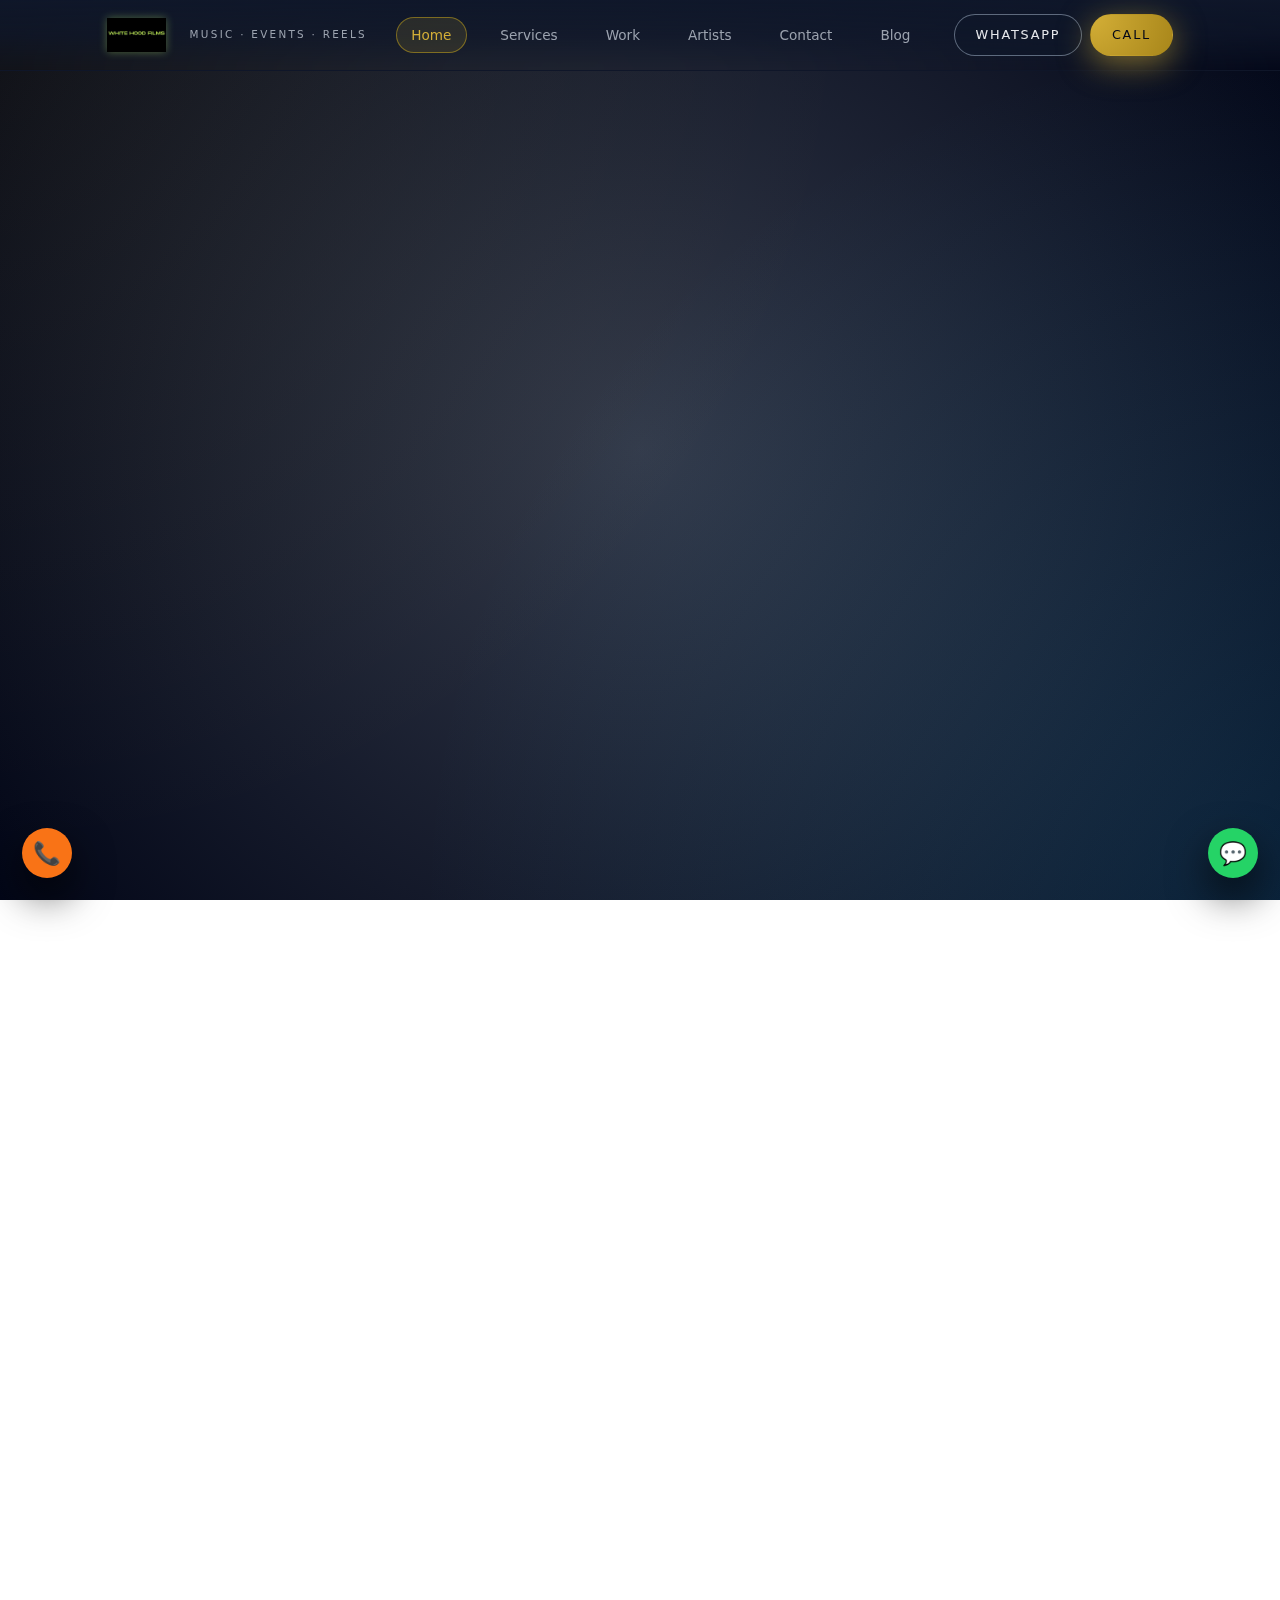
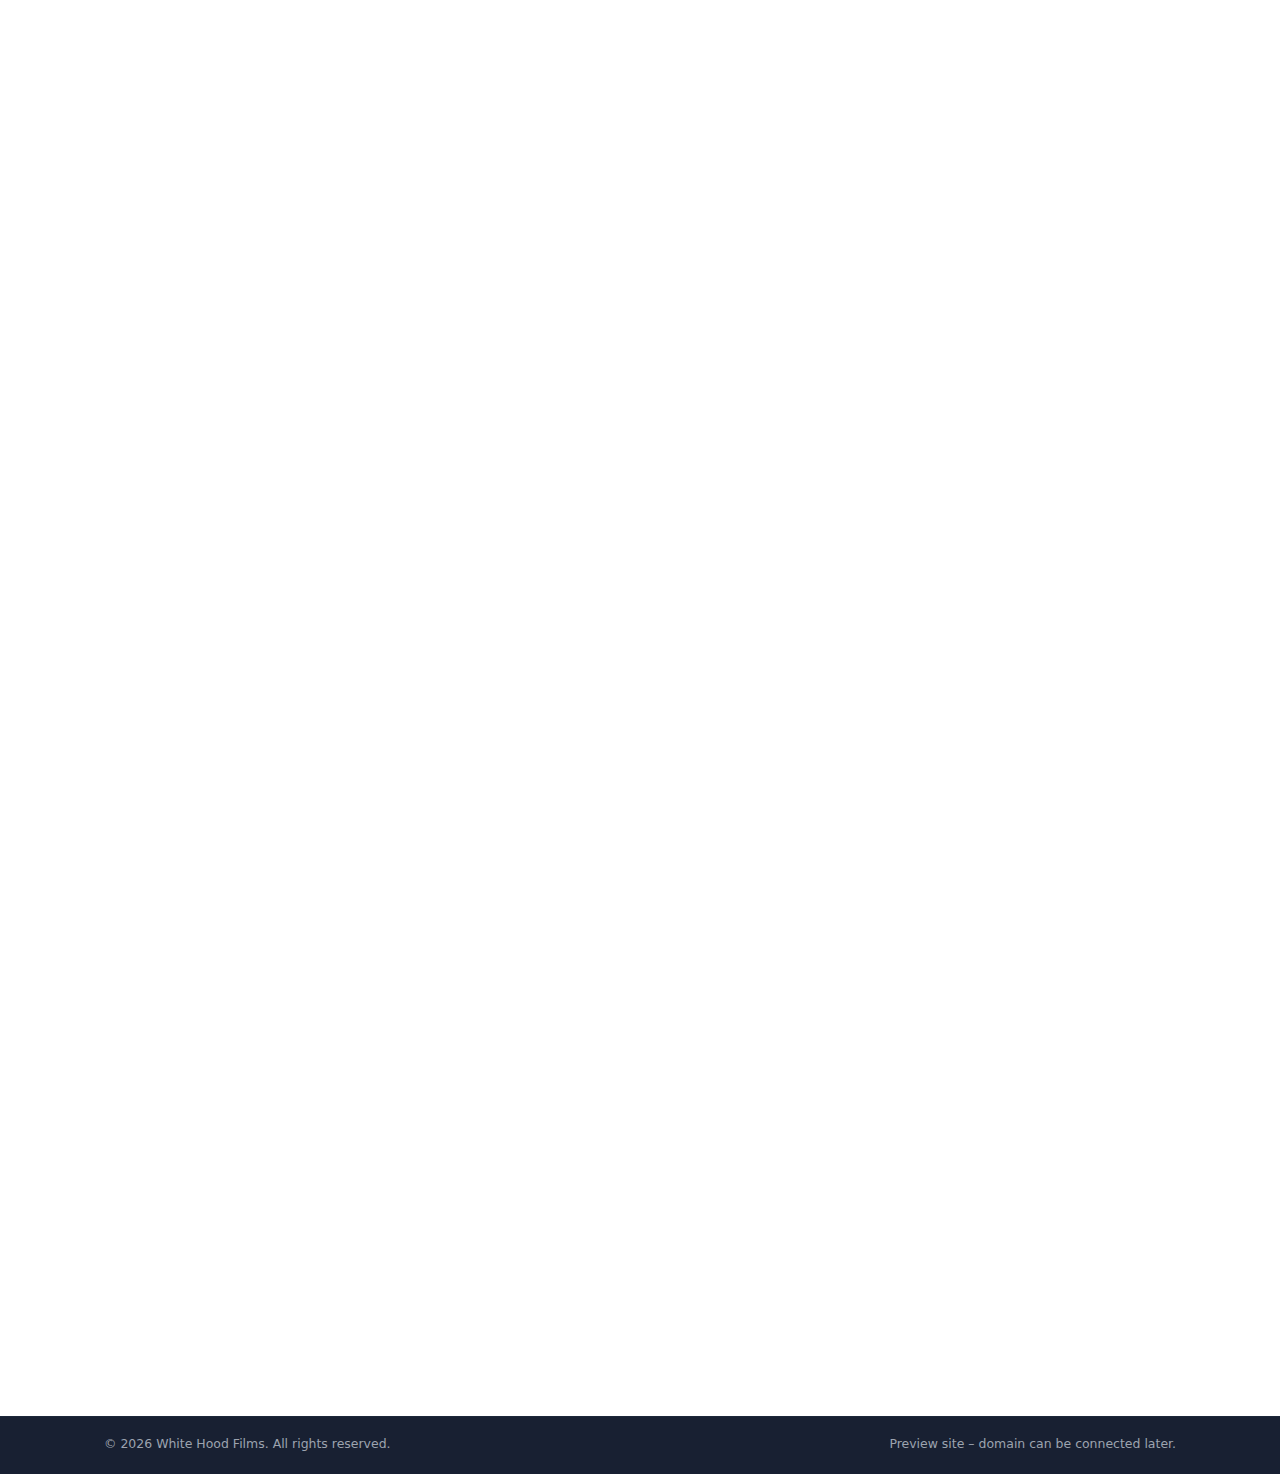
<file: index.html>
<!DOCTYPE html>
<html lang="en">
<head>
  <meta charset="UTF-8" />
  <title>White Hood Films | Music · Events · Reels</title>
  <meta name="viewport" content="width=device-width, initial-scale=1.0" />
  <meta
    name="description"
    content="White Hood Films – music video, live event and reels production run by @whitehoodfilms. Cinematic visuals built around your sound."
  />
  <link rel="stylesheet" href="style.css" />
</head>
<body>
  <!-- HEADER -->
  <header>
    <div class="container">
      <div class="nav">
        <!-- BRAND LOGO -->
        <div class="logo">
          <img
            src="logo-whf.jpg"
            alt="White Hood Films logo"
            class="brand-logo"
          />
          <div>
            <div class="logo-sub">MUSIC · EVENTS · REELS</div>
          </div>
        </div>

        <!-- ✅ FIXED NAV WITH BLOG LINK -->
        <nav class="nav-links">
          <a href="index.html" class="active">Home</a>
          <a href="services.html">Services</a>
          <a href="work.html">Work</a>
          <a href="artists.html">Artists</a>
          <a href="contact.html">Contact</a>
          <a href="blog.html">Blog</a>
        </nav>

        <div class="nav-actions">
          <a
            class="btn btn-outline"
            href="https://wa.me/919953168252?text=Hi%20I%20want%20to%20book%20a%20music%20shoot"
            target="_blank"
          >WhatsApp</a>
          <a class="btn btn-primary" href="tel:+919953168252">Call</a>
        </div>
      </div>
    </div>
  </header>

  <!-- HERO -->
  <main>
    <section class="hero-section">
      <div class="container hero-grid">
        <!-- LEFT -->
        <div>
          <div class="hero-kicker">Music videos · Live events · Reels</div>
          <h1 class="hero-title">
            <span>White Hood Films</span><br />
            Production for sound & vision.
          </h1>
          <p class="hero-text">
            I run <strong>White Hood Films</strong>, a music-focused production house.
            I shoot <strong>music videos, live shows, studio sessions and reels</strong>.
            <a href="https://www.mapmyrun.com/routes/view/6656172585/" target="_blank">
               Most projects 
          </a>
            are handled solo – camera + edit + colour – and when the set
            is bigger I pull in a small, tight crew I trust.
          </p>

          <div class="hero-tags">
            <span class="tag">Music video direction</span>
            <span class="tag">Stage / gig coverage</span>
            <span class="tag">Reels & short form</span>
            <span class="tag">Edit · colour · sound</span>
          </div>

          <div class="hero-actions">
            <a class="btn btn-primary" href="services.html">See full services</a>
            <a
              class="btn btn-outline"
              href="https://www.instagram.com/whitehoodfilms"
              target="_blank"
            >
              Instagram @whitehoodfilms
            </a>
          </div>

          <div class="hero-meta-row">
            <div>
              <strong>Direct line</strong>
              +91 99531 68252
            </div>
            <div>
              <strong>Base</strong>
              India · travel possible
            </div>
            <div>
              <strong>Clients</strong>
              Artists · bands · event curators
            </div>
          </div>
        </div>

        <!-- RIGHT PREVIEW (YOUR 3 PHOTOS) -->
        <aside class="hero-panel">
          <div class="hero-panel-header">
            <span>Instagram preview @whitehoodfilms</span>
            <span>LIVE REELS</span>
          </div>
          <div class="hero-panel-grid">
            <div class="hero-main-thumb">
              <!-- main big frame – black t-shirt artist -->
              <img
                src="hero-main.jpg"
                alt="Artist performance frame"
              />
            </div>
            <div style="display:grid;gap:0.55rem;">
              <div class="hero-side-thumb">
                <!-- side frame – golden light stage shot -->
                <img
                  src="hero-live.jpg"
                  alt="Live music event frame"
                />
              </div>
              <div class="hero-side-thumb">
                <!-- side frame – female singer -->
                <img
                  src="hero-singer.jpg"
                  alt="Singer performance frame"
                />
              </div>
            </div>
          </div>
          <p class="hero-panel-note">
            Frames pulled from real shows & sessions. Each project is shot so you get
            both hero videos and enough content for reels & promos.
          </p>
        </aside>
      </div>
    </section>

    <!-- QUICK OVERVIEW -->
    <section>
      <div class="container">
        <div class="section-header">
          <div class="section-eyebrow">Overview</div>
          <h2 class="section-title">What I actually deliver</h2>
          <p class="section-sub">
            Not a “cinematographer for everything”. I’m focused on music and events
            around music – which means all the energy of the project goes into
            performance, crowd and vibe.
          </p>
        </div>

        <div class="grid-3">
          <div class="card">
            <h3 style="font-size:0.95rem;margin-bottom:0.4rem;">Music videos</h3>
            <p>
              Single-location performance videos, story-driven pieces, rooftop or studio
              sessions – shot in a way that’s easy to edit and re-cut into reels,
              teasers and lyric snippets later.
            </p>
          </div>
          <div class="card">
            <h3 style="font-size:0.95rem;margin-bottom:0.4rem;">Live shows & events</h3>
            <p>
              Club gigs, college shows, festivals, listening sessions – full coverage
              from sound-check to last song. Deliverables usually include a highlight
              film plus multiple short cuts for socials.
            </p>
          </div>
          <div class="card">
            <h3 style="font-size:0.95rem;margin-bottom:0.4rem;">Reel-ready edits</h3>
            <p>
              Vertical edits stitched to the beat, hook-focused intros, and transitions
              that make people watch till the end instead of dropping off in 2 seconds.
            </p>
          </div>
        </div>
      </div>
    </section>

    <!-- WHY ME -->
    <section>
      <div class="container">
        <div class="section-header">
          <div class="section-eyebrow">Why white hood films</div>
          <h2 class="section-title">One person, full stack</h2>
          <p class="section-sub">
            Most of the time I’m the one who talks to you, plans the shoot, holds the
            camera and edits the final cut. That’s why the visuals and the sound stay
            aligned from day one.
          </p>
        </div>

        <div class="grid-3">
          <div class="card">
            <h3 style="font-size:0.95rem;margin-bottom:0.4rem;">Music-driven eye</h3>
            <p>
              I cut on rhythm and feel. Instead of random “cinematic” slow-mos, I’m
              watching your timing, mic technique, crowd reactions and light changes –
              the real things that make an artist look powerful on screen.
            </p>
          </div>
          <div class="card">
            <h3 style="font-size:0.95rem;margin-bottom:0.4rem;">Lean, not cheap</h3>
            <p>
              No useless extra people on set, 
              <a href="https://www.mapmyrun.com/routes/view/6656172585/" target="_blank">
               no confusion about 
             </a>  
              who’s in charge. You
              pay for the brain and the eye behind the camera, not for 10 people
              standing around holding nothing.
            </p>
          </div>
          <div class="card">
            <h3 style="font-size:0.95rem;margin-bottom:0.4rem;">Content for months</h3>
            <p>
              Every shoot is planned so you walk away with multiple final pieces:
              hero video, reels, teasers, behind-the-scenes bits – enough material to
              post for weeks, not just one upload.
            </p>
          </div>
        </div>
      </div>
    </section>

    <!-- PROCESS -->
    <section>
      <div class="container">
        <div class="section-header">
          <div class="section-eyebrow">How we work together</div>
          <h2 class="section-title">Simple 4-step process</h2>
          <p class="section-sub">
            No 20-page PDF. Just clear steps so we know what’s happening and when.
          </p>
        </div>

        <div class="grid-3">
          <div class="card">
            <h3 style="font-size:0.95rem;margin-bottom:0.4rem;">01 · Quick call</h3>
            <p>
              10–15 minutes on WhatsApp or phone. You tell me what the project is
              (song / show / content plan), references you like, dates and budget
              range. I tell you what’s realistic.
            </p>
          </div>
          <div class="card">
            <h3 style="font-size:0.95rem;margin-bottom:0.4rem;">02 · Plan & mood</h3>
            <p>
              We lock locations, look & feel, shot ideas and deliverables. For music
              videos we’ll build a simple mood board.
               <a href="https://jh0994911-netizen.github.io/whhitehoodfilms/work.html" target="_blank">
              For shows we plan camera
              <a/>
              positions and key moments.
            </p>
          </div>
          <div class="card">
            <h3 style="font-size:0.95rem;margin-bottom:0.4rem;">03 · Shoot day</h3>
            <p>
              I run a focused set – minimal distractions, clear direction, and enough
              coverage so we’re not crying in the edit. For bigger setups I bring in
              1–3 trusted people for camera / light.
            </p>
          </div>
        </div>

        <div class="card" style="margin-top:1.5rem;">
          <h3 style="font-size:0.95rem;margin-bottom:0.4rem;">04 · Edit, review & delivery</h3>
          <p style="font-size:0.87rem;">
            First cut lands with you fast. We do a round or two of feedback. Once it’s
            locked, I export all final versions – main video + reels + story cutdowns
            if we planned those – and share upload-ready files.
          </p>
        </div>
      </div>
    </section>
        <!-- PDF / EXTERNAL RESOURCES SECTION -->
    <section id="resources">
      <div class="container">
        <div class="section-header">
          <div class="section-eyebrow">Resources · External</div>
          <h2 class="section-title">Project PDFs & routes</h2>
          <p class="section-sub">
            Some projects and documents are hosted externally. You can open them from here.
          </p>
        </div>

        <div class="grid-3">
          <div class="card">
            <h3 style="font-size:0.95rem;margin-bottom:0.4rem;">Route & PDF document</h3>
            <p tyle="font-size:0.86rem;margin-bottom:0.8rem;">
              This external link opens a MapMyRun route page where the related PDF is available.
            </p>
            <a
              href="https://www.mapmyrun.com/routes/view/6656172585/"
              target="_blank"
              style="display:inline-flex;align-items:center;gap:0.4rem;font-size:0.8rem;color:#d4af37;text-decoration:underline;text-underline-offset:3px;"
            >
              Open external PDF page ↗
            </a>
          </div>
        </div>
      </div>
    </section>
  </main>

  <!-- FLOATING BUTTONS -->
  <!-- WhatsApp bottom-right (messages only) -->
  <div class="floating-whatsapp">
    <a
      href="https://wa.me/919953168252?text=Hi%20I%20came%20from%20your%20website%20and%20want%20to%20discuss%20a%20project"
      target="_blank"
      aria-label="Message on WhatsApp"
    >💬</a>
  </div>

  <!-- Call bottom-left -->
  <div class="floating-call">
    <a href="tel:+919953168252" aria-label="Call White Hood Films">📞</a>
  </div>

  <footer>
    <div class="container footer-row">
      <div>© <span id="year"></span> White Hood Films. All rights reserved.</div>
      <div>Preview site – domain can be connected later.</div>
    </div>
  </footer>

  <script>
    document.getElementById('year').textContent = new Date().getFullYear();
  </script>
  <script src="reveal.js"></script>
</body>
</html>
</file>
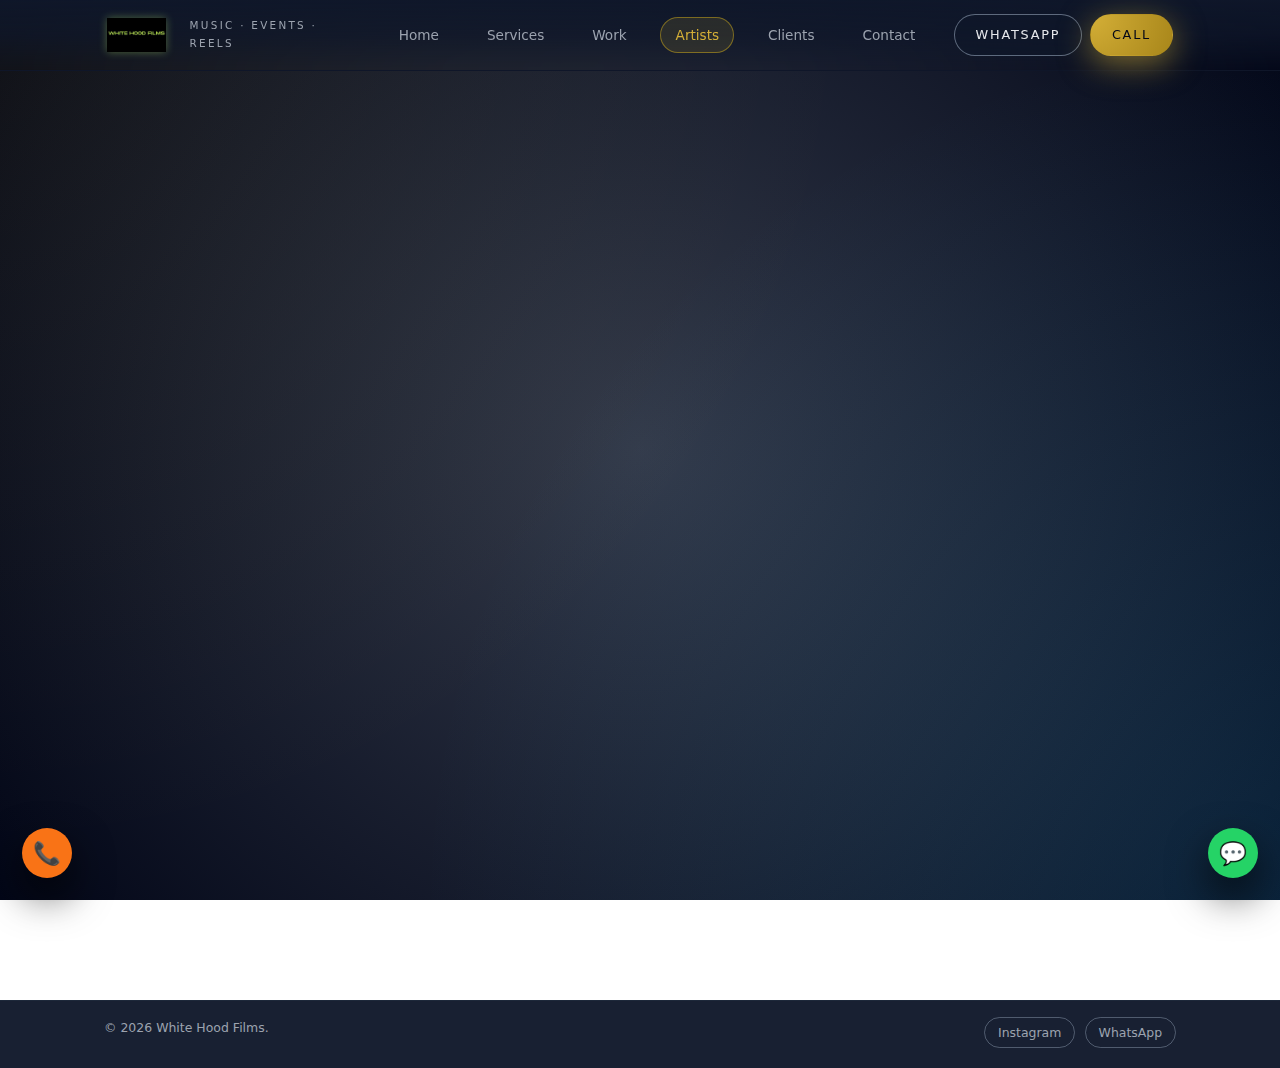
<file: artists.html>
<!DOCTYPE html>
<html lang="en">
<head>
  <meta charset="UTF-8" />
  <title>Artists & Reviews | White Hood Films</title>
  <meta name="viewport" content="width=device-width, initial-scale=1.0" />
  <link rel="stylesheet" href="style.css" />
</head>
<body>
  <header>
    <div class="container">
      <div class="nav">
        <div class="logo">
          <img src="logo-whf.jpg" alt="White Hood Films logo" class="brand-logo" />
          <div>
            <div class="logo-sub">MUSIC · EVENTS · REELS</div>
          </div>
        </div>

        <nav class="nav-links">
          <a href="index.html">Home</a>
          <a href="services.html">Services</a>
          <a href="work.html">Work</a>
          <a href="artists.html" class="active">Artists</a>
          <a href="clients.html">Clients</a>
          <a href="contact.html">Contact</a>
        </nav>

        <div class="nav-actions">
          <a
            class="btn btn-outline"
            href="https://wa.me/919953168252?text=Hi%20I%20want%20to%20shoot%20something%20for%20my%20music"
            target="_blank"
          >WhatsApp</a>
          <a class="btn btn-primary" href="tel:+919953168252">Call</a>
        </div>
      </div>
    </div>
  </header>

  <main>
    <section>
      <div class="container">
        <div class="section-header">
          <div class="section-eyebrow">Artists & bands</div>
          <h1 class="section-title">People I’ve pointed the camera at</h1>
          <p class="section-sub">
            A selection of singers, musicians and bands I’ve worked with. Every project
            is shot to feel like their sound – not a random template.
          </p>
        </div>

        <!-- AUTO-SCROLL STRIP -->
        <div class="artist-strip">
          <div class="artist-track">
            <!-- one loop -->
            <div class="artist-card">
              <div class="artist-avatar">
                <img src="hero-main.jpg" alt="Suryaveer" />
              </div>
              <div>
                <div class="artist-name">Suryaveer</div>
                <div class="artist-role">Revisited classics · live & video</div>
              </div>
            </div>

            <div class="artist-card">
              <div class="artist-avatar">
                <img src="hero-singer.jpg" alt="Falita" />
              </div>
              <div>
                <div class="artist-name">Falita</div>
                <div class="artist-role">Stage vocalist · live shows</div>
              </div>
            </div>

            <div class="artist-card">
              <div class="artist-avatar">
                <img src="hero-live.jpg" alt="We Are Fiza" />
              </div>
              <div>
                <div class="artist-name">We Are Fiza</div>
                <div class="artist-role">Band session · events</div>
              </div>
            </div>

            <div class="artist-card">
              <div class="artist-avatar">
                <img src="aise-na-mujhe.jpg" alt="Sairaah" />
              </div>
              <div>
                <div class="artist-name">Sairaah</div>
                <div class="artist-role">Featured artist · music video</div>
              </div>
            </div>

            <div class="artist-card">
              <div class="artist-avatar">
                <img src="pyaar-deewana.jpg" alt="Vishal Dixit" />
              </div>
              <div>
                <div class="artist-name">Vishal Dixit</div>
                <div class="artist-role">Featured vocals · revisited tracks</div>
              </div>
            </div>

            <!-- repeat same set for smooth infinite scroll -->
            <div class="artist-card">
              <div class="artist-avatar">
                <img src="hero-main.jpg" alt="Suryaveer" />
              </div>
              <div>
                <div class="artist-name">Suryaveer</div>
                <div class="artist-role">Revisited classics · live & video</div>
              </div>
            </div>

            <div class="artist-card">
              <div class="artist-avatar">
                <img src="hero-singer.jpg" alt="Falita" />
              </div>
              <div>
                <div class="artist-name">Falita</div>
                <div class="artist-role">Stage vocalist · live shows</div>
              </div>
            </div>

            <div class="artist-card">
              <div class="artist-avatar">
                <img src="hero-live.jpg" alt="We Are Fiza" />
              </div>
              <div>
                <div class="artist-name">We Are Fiza</div>
                <div class="artist-role">Band session · events</div>
              </div>
            </div>

            <div class="artist-card">
              <div class="artist-avatar">
                <img src="aise-na-mujhe.jpg" alt="Sairaah" />
              </div>
              <div>
                <div class="artist-name">Sairaah</div>
                <div class="artist-role">Featured artist · music video</div>
              </div>
            </div>

            <div class="artist-card">
              <div class="artist-avatar">
                <img src="pyaar-deewana.jpg" alt="Vishal Dixit" />
              </div>
              <div>
                <div class="artist-name">Vishal Dixit</div>
                <div class="artist-role">Featured vocals · revisited tracks</div>
              </div>
            </div>
          </div>
        </div>

        <!-- TEXT + REVIEWS -->
        <div class="grid-3" style="margin-top:2rem;">
          <div class="card">
            <h2 style="font-size:1rem;margin-bottom:0.5rem;">Featured names</h2>
            <div class="artist-list">
              <div class="artist-pill">
                <span>Suryaveer</span>
                <span class="artist-role">Revisited classics · live & video</span>
              </div>
              <div class="artist-pill">
                <span>Vishal Dixit</span>
                <span class="artist-role">Featured vocals</span>
              </div>
              <div class="artist-pill">
                <span>Sairaah</span>
                <span class="artist-role">Featured artist</span>
              </div>
              <div class="artist-pill">
                <span>We Are Fiza</span>
                <span class="artist-role">Band · live sessions</span>
              </div>
              <div class="artist-pill">
                <span>Falita</span>
                <span class="artist-role">Live show content</span>
              </div>
              <div class="artist-pill">
                <span>Apratim Mallya</span>
                <span class="artist-role">Rock / alt performances</span>
              </div>
            </div>
          </div>

          <div class="card">
            <h2 style="font-size:1rem;margin-bottom:0.5rem;">What artists appreciate</h2>
            <div class="review-grid">
              <div class="review-card">
                No chaos, no confusion. The set is calm, the direction is clear and the
                final cut looks like something we’d actually watch ourselves.
                <div class="review-author">
                  Artist / Band
                  <span>Music video shoot</span>
                </div>
              </div>
              <div class="review-card">
                He knows the track and the crowd energy so well that he’s already in the
                right place when the drop hits.
                <div class="review-author">
                  Singer-songwriter
                  <span>Live performance</span>
                </div>
              </div>
            </div>
          </div>

          <div class="card">
            <h2 style="font-size:1rem;margin-bottom:0.5rem;">For new collaborations</h2>
            <p style="font-size:0.86rem;color:var(--muted);">
              If you’re an artist, manager or event curator and want to build a visual
              identity around your sound, send a quick message with your links, dates
              and budget range. We’ll figure out a plan that actually helps your next
              release or show, not just your Instagram aesthetics.
            </p>
            <div style="margin-top:0.9rem;display:flex;flex-wrap:wrap;gap:0.7rem;">
              <a
                class="btn btn-primary"
                href="https://wa.me/919953168252?text=Hi%20I%20am%20an%20artist%20and%20want%20to%20shoot%20with%20you"
                target="_blank"
              >Message on WhatsApp</a>
              <a class="btn btn-outline" href="contact.html">Go to contact page</a>
            </div>
          </div>
        </div>
      </div>
    </section>
  </main>

  <!-- FLOATING BUTTONS -->
  <div class="floating-whatsapp">
    <a
      href="https://wa.me/919953168252?text=Hi%20I%20am%20coming%20from%20the%20artists%20page"
      target="_blank"
      aria-label="Message on WhatsApp"
    >💬</a>
  </div>

  <div class="floating-call">
    <a href="tel:+919953168252" aria-label="Call White Hood Films">📞</a>
  </div>

  <footer>
    <div class="container footer-row">
      <div>© <span id="year"></span> White Hood Films.</div>
      <div class="footer-social">
        <a href="https://www.instagram.com/whitehoodfilms" target="_blank">Instagram</a>
        <a href="https://wa.me/919953168252" target="_blank">WhatsApp</a>
      </div>
    </div>
  </footer>

   <script>
    document.getElementById('year').textContent = new Date().getFullYear();
  </script>
  <script src="reveal.js"></script>
</body>
</html>
</file>
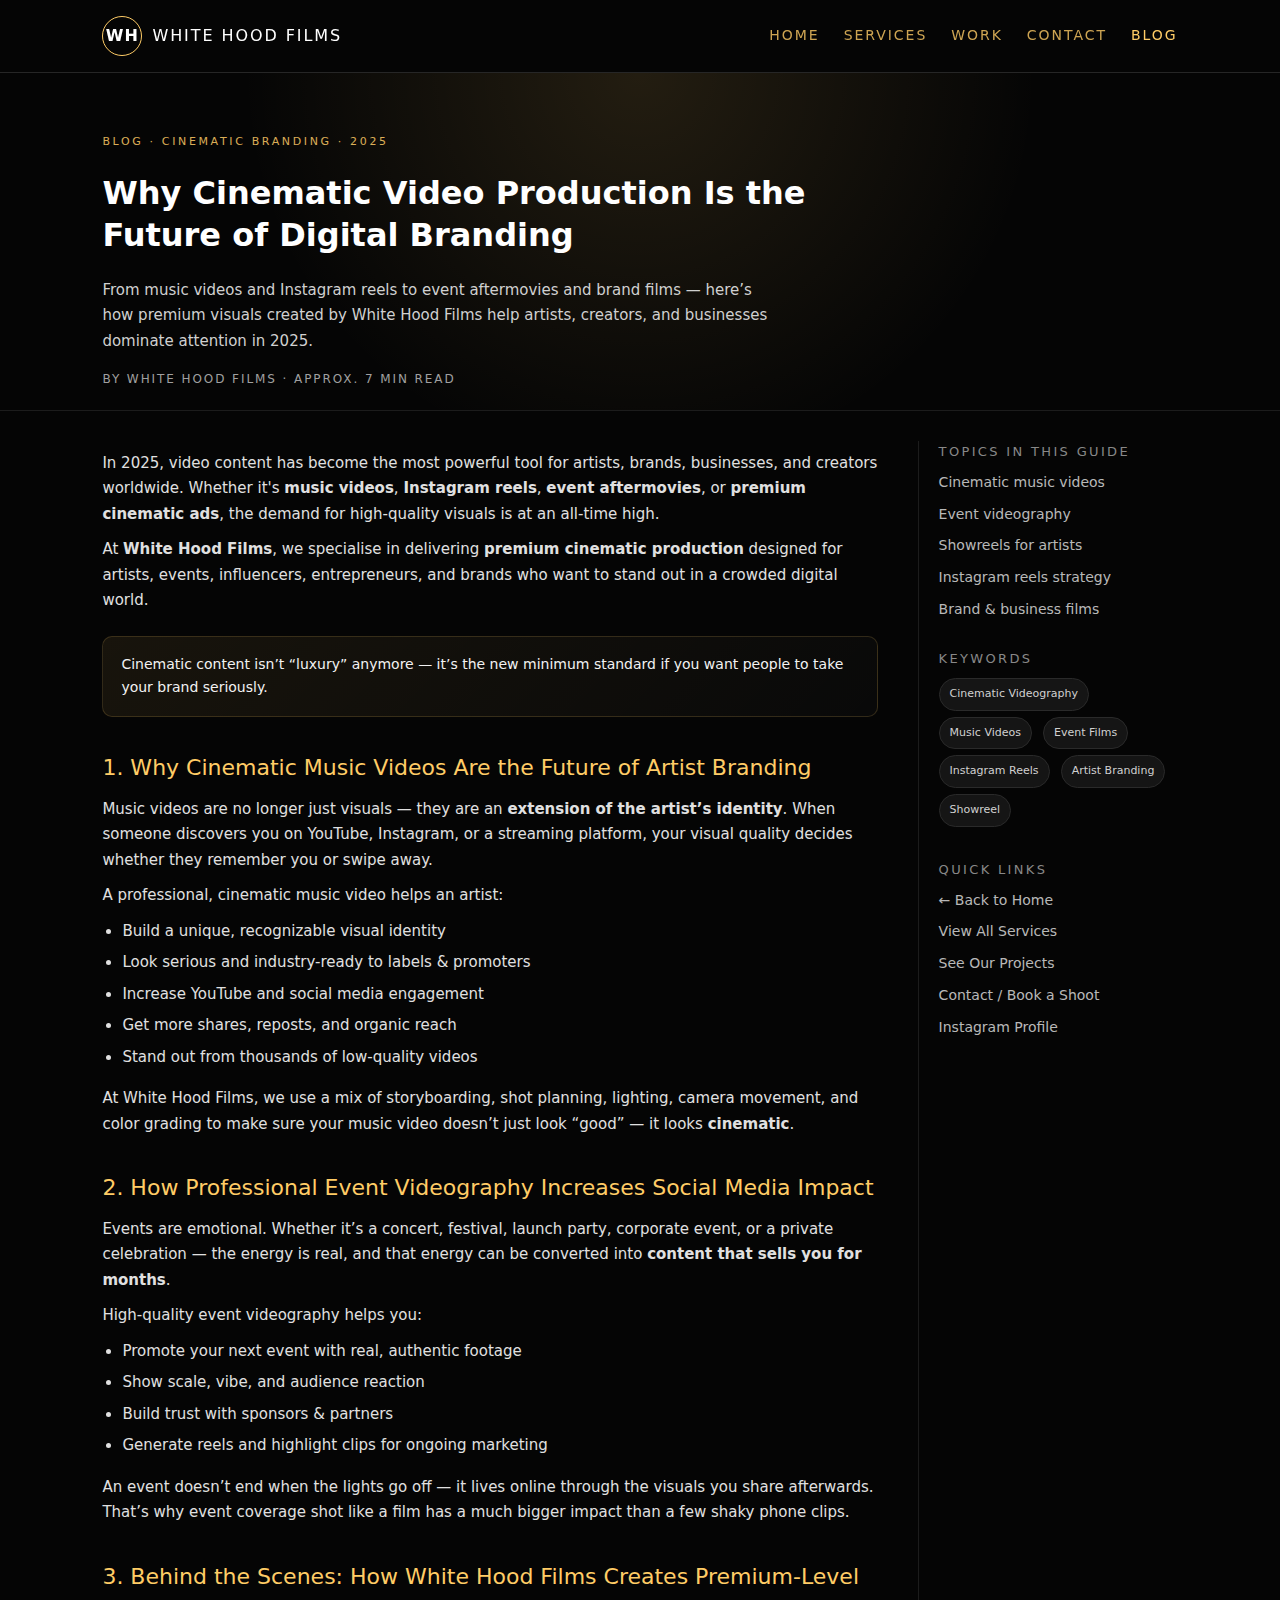
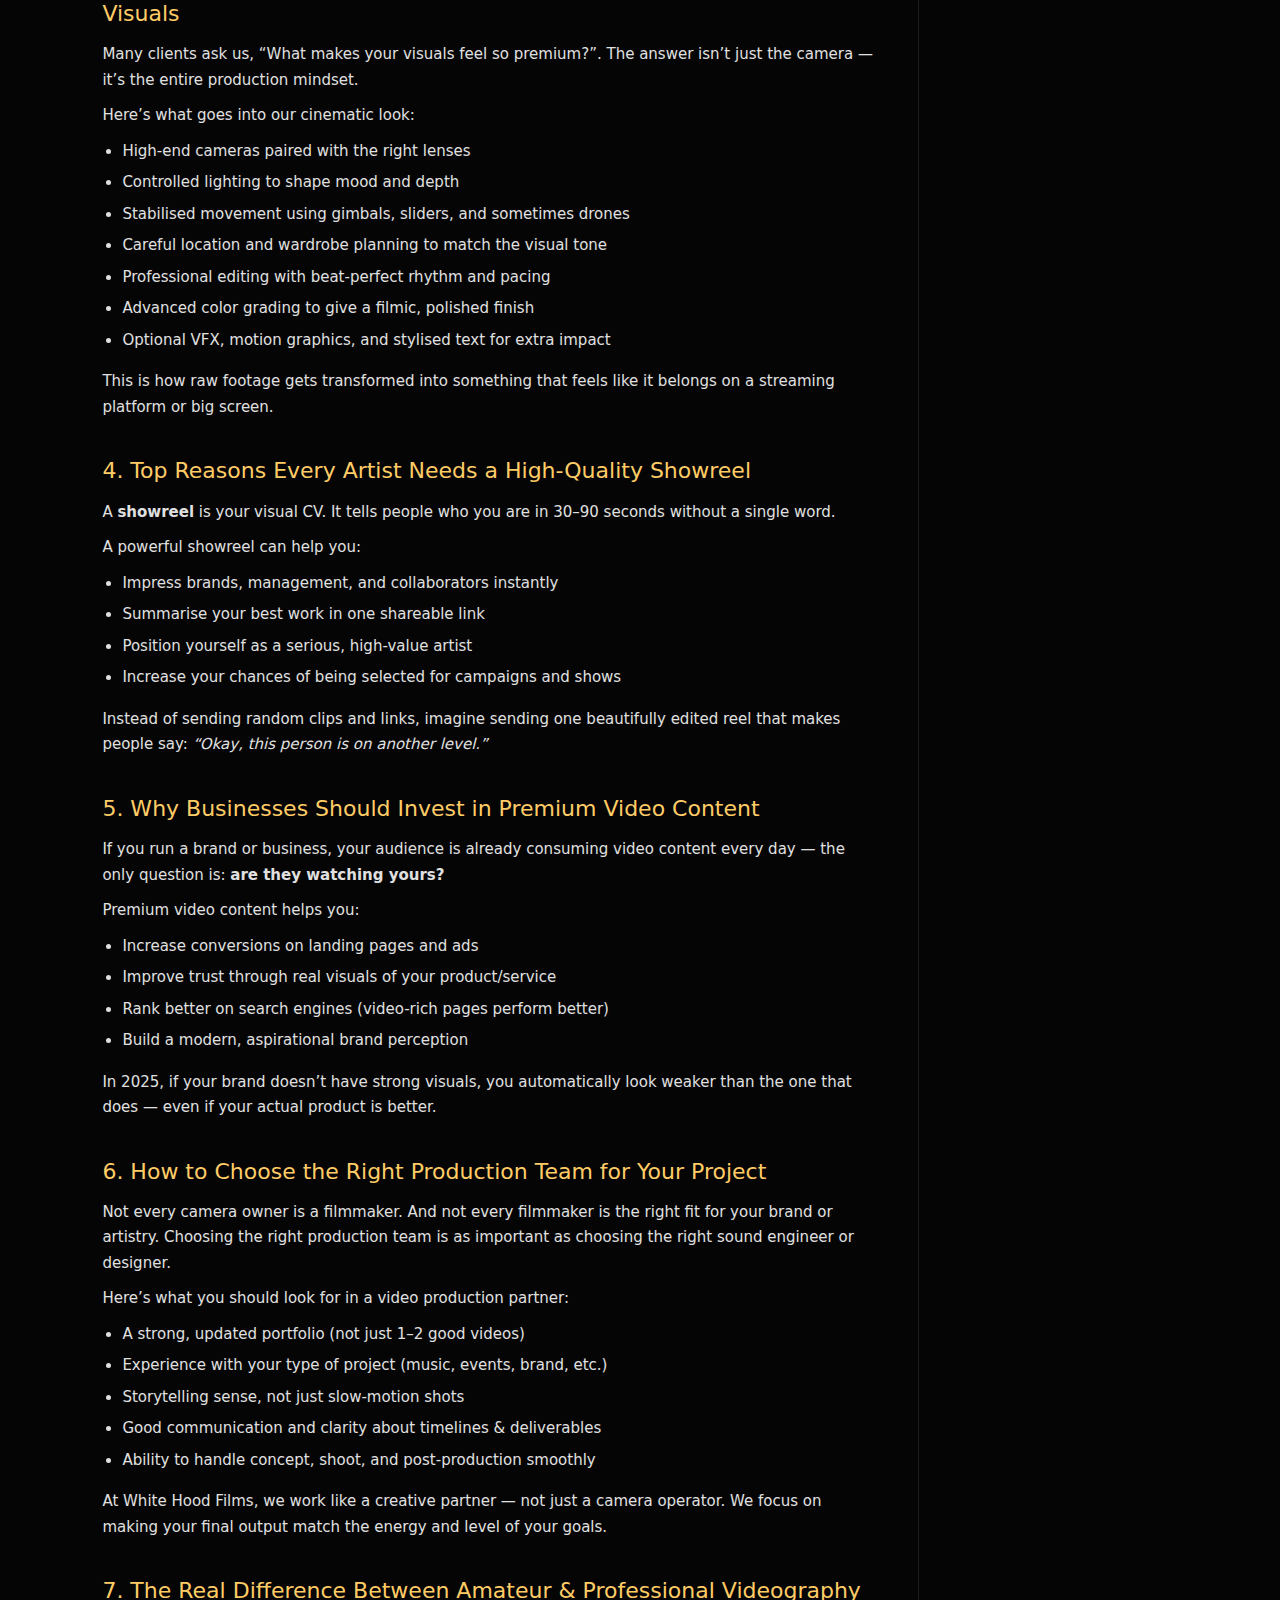
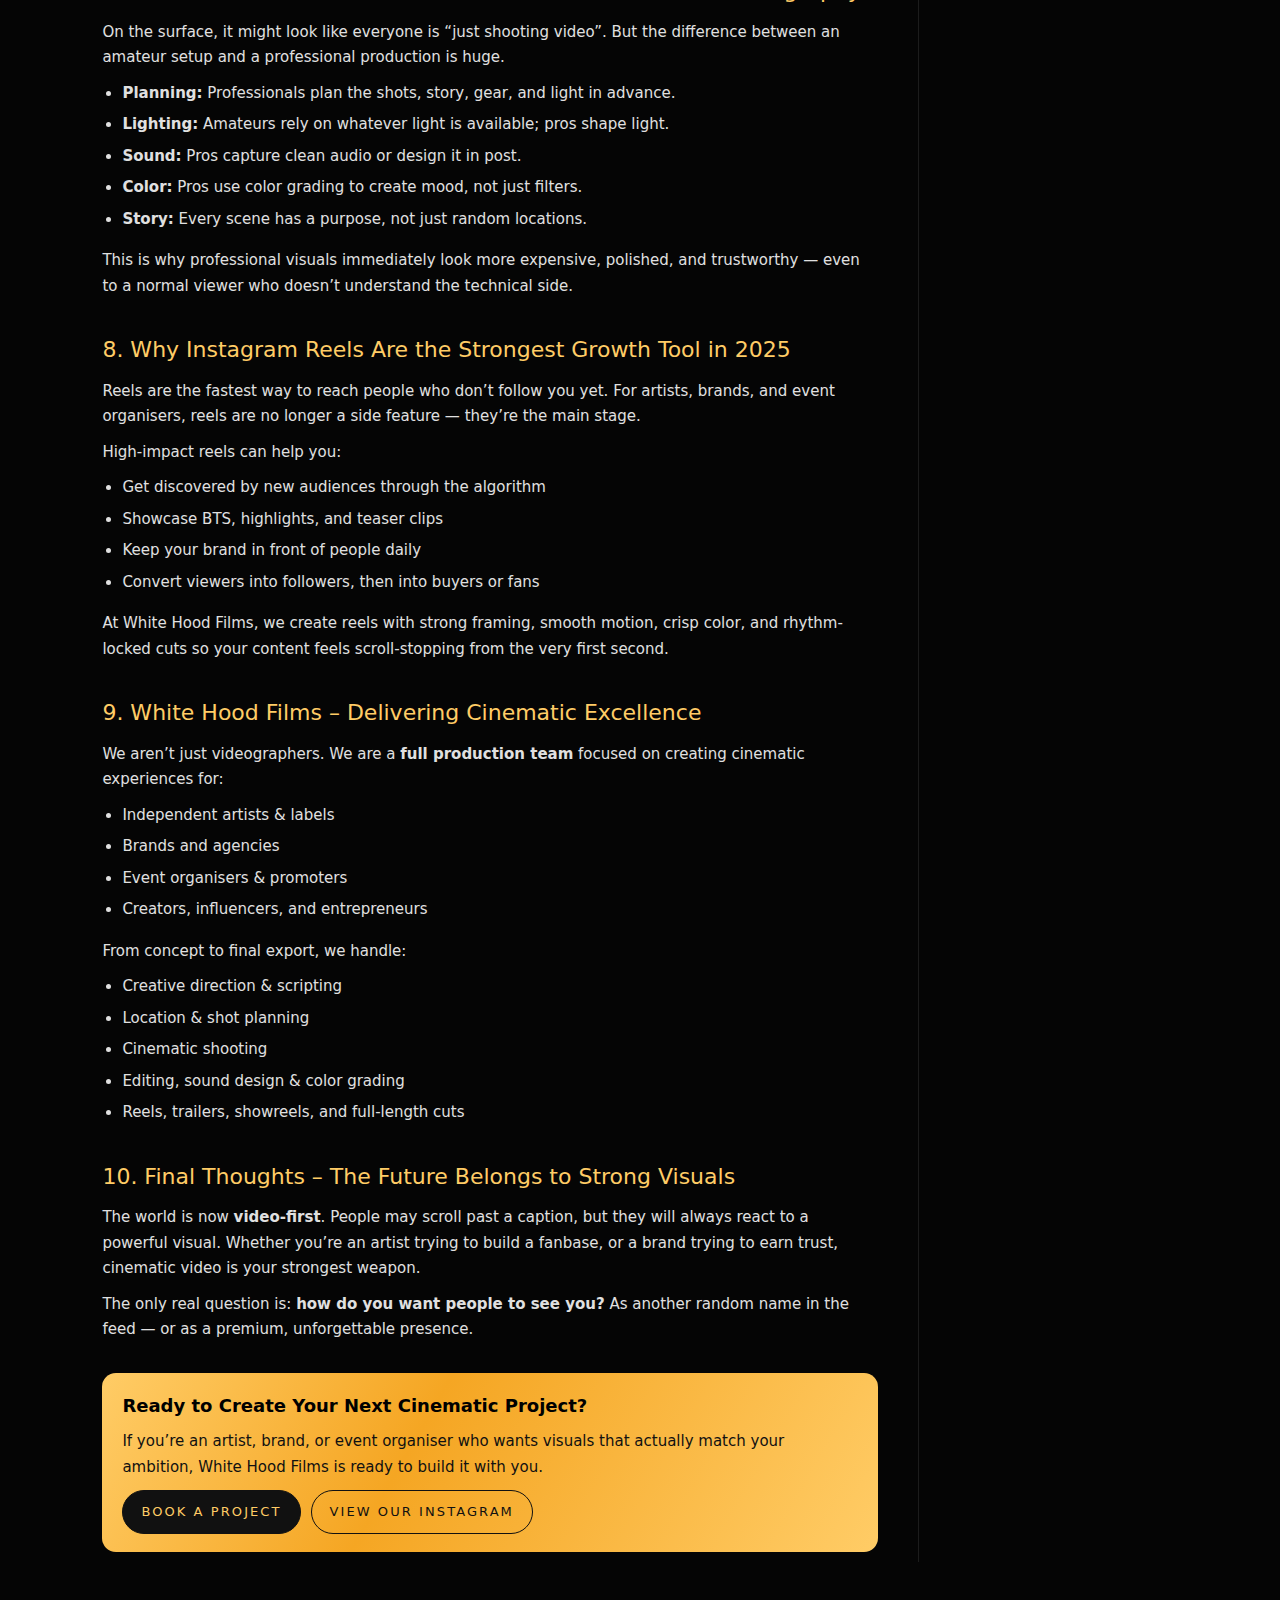
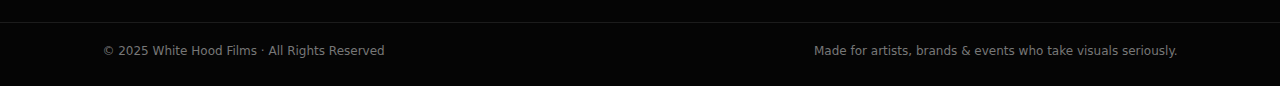
<file: blog.html>
<!DOCTYPE html>
<html lang="en">
<head>
  <meta charset="UTF-8" />
  <meta name="viewport" content="width=device-width, initial-scale=1.0" />

  <!-- ========================= -->
  <!--        BASIC SEO TAGS     -->
  <!-- ========================= -->
  <title>Why Cinematic Video Production Is the Future – Complete Guide by White Hood Films</title>

  <meta name="description" content="Discover why cinematic video production is the future of branding. Learn how music videos, reels, event films, and professional videography boost visibility. White Hood Films delivers premium cinematic visuals for artists, brands & events.">

  <meta name="keywords" content="White Hood Films, cinematic videography, music video production, event videography, Instagram reels, professional video services, artist branding, showreel production, premium visuals, video editing, color grading, brand films, filmmaking 2025" />

  <meta name="author" content="White Hood Films" />
  <meta name="robots" content="index, follow" />
  <link rel="canonical" href="https://jh0994911-netizen.github.io/whhitehoodfilms/blog.html" />
  <meta name="theme-color" content="#000000" />

  <!-- ========================= -->
  <!--       OPEN GRAPH TAGS     -->
  <!-- ========================= -->
  <!-- TODO: Replace cover image URL with your real blog banner -->
  <meta property="og:title" content="Why Cinematic Video Production Is the Future – Guide by White Hood Films" />
  <meta property="og:description" content="A complete guide to cinematic visuals, music videos, event videography, reels, artist branding & professional production. Learn how White Hood Films creates premium cinematic visuals." />
  <meta property="og:image" content="https://jh0994911-netizen.github.io/whhitehoodfilms/images/whitehoodfilms-cover.jpg" />
  <meta property="og:url" content="https://jh0994911-netizen.github.io/whhitehoodfilms/blog.html" />
  <meta property="og:type" content="article" />
  <meta property="og:site_name" content="White Hood Films" />

  <!-- ========================= -->
  <!--      TWITTER CARD TAGS    -->
  <!-- ========================= -->
  <meta name="twitter:card" content="summary_large_image" />
  <meta name="twitter:title" content="Why Cinematic Video Production Is the Future – Guide by White Hood Films" />
  <meta name="twitter:description" content="Learn why cinematic video production is the strongest tool for artists, brands & events in 2025." />
  <meta name="twitter:image" content="https://jh0994911-netizen.github.io/whhitehoodfilms/images/whitehoodfilms-cover.jpg" />

  <!-- ========================= -->
  <!--       STRUCTURED DATA     -->
  <!-- ========================= -->
  <script type="application/ld+json">
  {
    "@context": "https://schema.org",
    "@type": "BlogPosting",
    "headline": "Why Cinematic Video Production Is the Future – Complete Guide by White Hood Films",
    "alternativeHeadline": "The Ultimate Guide to Cinematic Branding, Music Videos, Reels & Event Videography",
    "image": "https://jh0994911-netizen.github.io/whhitehoodfilms/images/whitehoodfilms-cover.jpg",
    "author": {
      "@type": "Organization",
      "name": "White Hood Films"
    },
    "publisher": {
      "@type": "Organization",
      "name": "White Hood Films",
      "logo": {
        "@type": "ImageObject",
        "url": "https://jh0994911-netizen.github.io/whhitehoodfilms/images/logo.png"
      }
    },
    "url": "https://jh0994911-netizen.github.io/whhitehoodfilms/blog.html",
    "description": "A complete SEO-optimized guide explaining why cinematic video production, music videos, reels, and event films are the future of digital branding. Learn how White Hood Films creates premium visuals that help artists and brands stand out.",
    "mainEntityOfPage": {
      "@type": "WebPage",
      "@id": "https://jh0994911-netizen.github.io/whhitehoodfilms/blog.html"
    },
    "datePublished": "2025-01-01",
    "dateModified": "2025-01-01",
    "keywords": [
      "cinematic video production",
      "music video director",
      "event cinematography",
      "Instagram reels marketing",
      "artist branding 2025",
      "showreel production",
      "White Hood Films"
    ]
  }
  </script>

  <!-- ========================= -->
  <!--          STYLES           -->
  <!-- ========================= -->
  <style>
    * {
      box-sizing: border-box;
    }
    body {
      margin: 0;
      padding: 0;
      background: #050505;
      font-family: "Poppins", system-ui, -apple-system, BlinkMacSystemFont, sans-serif;
      color: #ffffff;
      line-height: 1.7;
    }

    a {
      color: #ffcc66;
      text-decoration: none;
    }
    a:hover {
      text-decoration: underline;
    }

    /* Top bar / nav */
    .navbar {
      width: 100%;
      padding: 16px 8%;
      display: flex;
      align-items: center;
      justify-content: space-between;
      background: rgba(5, 5, 5, 0.95);
      border-bottom: 1px solid #262626;
      position: sticky;
      top: 0;
      z-index: 10;
      backdrop-filter: blur(12px);
    }
    .nav-left {
      display: flex;
      align-items: center;
      gap: 10px;
    }
    .logo-circle {
      width: 40px;
      height: 40px;
      border-radius: 50%;
      border: 1px solid #ffcc66;
      display: flex;
      align-items: center;
      justify-content: center;
      font-size: 16px;
      font-weight: 600;
      letter-spacing: 1px;
    }
    .brand-text {
      font-size: 16px;
      font-weight: 500;
      letter-spacing: 0.12em;
    }
    .nav-links {
      display: flex;
      gap: 24px;
      font-size: 14px;
      text-transform: uppercase;
      letter-spacing: 0.14em;
    }
    .nav-links a {
      opacity: 0.8;
    }
    .nav-links a:hover {
      opacity: 1;
    }
    .nav-links a.active {
      color: #ffcc66;
      opacity: 1;
    }

    /* Hero / header section */
    .hero {
      width: 100%;
      padding: 60px 8% 20px;
      background: radial-gradient(circle at top, rgba(255, 204, 102, 0.12), transparent 55%);
      border-bottom: 1px solid #1c1c1c;
    }
    .hero-tag {
      font-size: 11px;
      text-transform: uppercase;
      letter-spacing: 0.24em;
      color: #ffcc66;
      margin-bottom: 10px;
      opacity: 0.85;
    }
    .hero-title {
      font-size: 32px;
      line-height: 1.3;
      max-width: 780px;
      font-weight: 600;
    }
    .hero-subtitle {
      margin-top: 14px;
      max-width: 680px;
      color: #d0d0d0;
      font-size: 15px;
    }
    .hero-meta {
      margin-top: 14px;
      font-size: 12px;
      color: #a0a0a0;
      text-transform: uppercase;
      letter-spacing: 0.16em;
    }

    /* Layout */
    .page-wrap {
      width: 100%;
      padding: 30px 8% 60px;
      display: grid;
      grid-template-columns: minmax(0, 3fr) minmax(260px, 1fr);
      gap: 40px;
    }

    @media (max-width: 900px) {
      .page-wrap {
        grid-template-columns: 1fr;
      }
      .navbar {
        padding-inline: 16px;
      }
      .hero {
        padding-inline: 16px;
      }
    }

    /* Blog content */
    .blog-content {
      max-width: 900px;
    }
    .blog-content h2 {
      margin-top: 32px;
      margin-bottom: 10px;
      font-size: 22px;
      color: #ffcc66;
      font-weight: 500;
    }
    .blog-content p {
      margin: 10px 0;
      font-size: 15px;
      color: #e0e0e0;
    }
    .blog-content ul {
      margin: 8px 0 16px 20px;
      padding: 0;
      color: #e0e0e0;
      font-size: 15px;
    }
    .blog-content li {
      margin-bottom: 6px;
    }

    .highlight-box {
      margin: 22px 0;
      padding: 16px 18px;
      border-radius: 10px;
      background: linear-gradient(135deg, rgba(255, 204, 102, 0.08), rgba(255, 255, 255, 0.02));
      border: 1px solid rgba(255, 204, 102, 0.16);
      font-size: 14px;
      color: #f2f2f2;
    }
    .cta-box {
      margin: 30px 0 10px;
      padding: 18px 20px;
      border-radius: 14px;
      background: linear-gradient(120deg, #ffcc66 0%, #f5a623 40%, #ffcc66 100%);
      color: #000;
    }
    .cta-box h3 {
      margin: 0 0 8px;
      font-size: 18px;
    }
    .cta-box p {
      margin: 4px 0 10px;
      color: #111;
    }
    .cta-actions {
      display: flex;
      flex-wrap: wrap;
      gap: 10px;
      margin-top: 8px;
    }
    .btn-dark-outline,
    .btn-dark-solid {
      display: inline-block;
      padding: 10px 18px;
      border-radius: 999px;
      font-size: 13px;
      text-transform: uppercase;
      letter-spacing: 0.16em;
      border: 1px solid #111;
      cursor: pointer;
    }
    .btn-dark-solid {
      background: #111;
      color: #ffcc66;
    }
    .btn-dark-outline {
      background: transparent;
      color: #111;
    }
    .btn-dark-solid:hover {
      background: #000;
    }
    .btn-dark-outline:hover {
      background: rgba(0,0,0,0.08);
    }

    /* Sidebar */
    .sidebar {
      border-left: 1px solid #1c1c1c;
      padding-left: 20px;
    }
    @media (max-width: 900px) {
      .sidebar {
        border-left: none;
        border-top: 1px solid #1c1c1c;
        padding-left: 0;
        padding-top: 20px;
      }
    }
    .sidebar-section {
      margin-bottom: 26px;
    }
    .sidebar-title {
      font-size: 13px;
      text-transform: uppercase;
      letter-spacing: 0.18em;
      color: #888;
      margin-bottom: 8px;
    }
    .sidebar-chip {
      display: inline-block;
      padding: 6px 10px;
      border-radius: 999px;
      font-size: 11px;
      background: #151515;
      border: 1px solid #2a2a2a;
      margin: 0 6px 6px 0;
      color: #d0d0d0;
    }
    .sidebar-list {
      list-style: none;
      padding: 0;
      margin: 0;
      font-size: 14px;
    }
    .sidebar-list li {
      margin-bottom: 8px;
    }
    .sidebar-list a {
      color: #d8d8d8;
      opacity: 0.85;
    }
    .sidebar-list a:hover {
      opacity: 1;
    }

    /* Footer */
    footer {
      border-top: 1px solid #1c1c1c;
      padding: 18px 8% 24px;
      font-size: 12px;
      color: #777;
      display: flex;
      justify-content: space-between;
      flex-wrap: wrap;
      gap: 10px;
    }
    footer a {
      color: #999;
    }
  </style>
</head>

<body>
  <!-- ========================= -->
  <!--          NAVBAR           -->
  <!-- ========================= -->
  <header class="navbar">
    <div class="nav-left">
      <div class="logo-circle">WH</div>
      <div class="brand-text">WHITE HOOD FILMS</div>
    </div>
    <nav class="nav-links">
      <a href="index.html">Home</a>
      <a href="services.html">Services</a>
      <a href="work.html">Work</a>
      <a href="contact.html">Contact</a>
      <a href="blog.html" class="active">Blog</a>
    </nav>
  </header>

  <!-- ========================= -->
  <!--          HERO             -->
  <!-- ========================= -->
  <section class="hero">
    <div class="hero-tag">BLOG · CINEMATIC BRANDING · 2025</div>
    <h1 class="hero-title">
      Why Cinematic Video Production Is the Future of Digital Branding
    </h1>
    <p class="hero-subtitle">
      From music videos and Instagram reels to event aftermovies and brand films — here’s how premium visuals created by White Hood Films help artists, creators, and businesses dominate attention in 2025.
    </p>
    <div class="hero-meta">
      BY WHITE HOOD FILMS · APPROX. 7 MIN READ
    </div>
  </section>

  <!-- ========================= -->
  <!--        MAIN LAYOUT        -->
  <!-- ========================= -->
  <main class="page-wrap">
    <!-- ========== BLOG CONTENT ========== -->
    <article class="blog-content">
      <p>
        In 2025, video content has become the most powerful tool for artists, brands, businesses, and creators worldwide.
        Whether it's <strong>music videos</strong>, <strong>Instagram reels</strong>, <strong>event aftermovies</strong>, or
        <strong>premium cinematic ads</strong>, the demand for high-quality visuals is at an all-time high.
      </p>

      <p>
        At <strong>White Hood Films</strong>, we specialise in delivering <strong>premium cinematic production</strong>
        designed for artists, events, influencers, entrepreneurs, and brands who want to stand out in a crowded digital world.
      </p>

      <div class="highlight-box">
        Cinematic content isn’t “luxury” anymore — it’s the new minimum standard if you want people to take your brand seriously.
      </div>

      <!-- 1. Music Videos -->
      <h2>1. Why Cinematic Music Videos Are the Future of Artist Branding</h2>
      <p>
        Music videos are no longer just visuals — they are an <strong>extension of the artist’s identity</strong>.
        When someone discovers you on YouTube, Instagram, or a streaming platform, your visual quality decides whether they remember you or swipe away.
      </p>
      <p> A professional, cinematic music video helps an artist:</p>
      <ul>
        <li>Build a unique, recognizable visual identity</li>
        <li>Look serious and industry-ready to labels & promoters</li>
        <li>Increase YouTube and social media engagement</li>
        <li>Get more shares, reposts, and organic reach</li>
        <li>Stand out from thousands of low-quality videos</li>
      </ul>
      <p>
        At White Hood Films, we use a mix of storyboarding, shot planning, lighting, camera movement,
        and color grading to make sure your music video doesn’t just look “good” — it looks <strong>cinematic</strong>.
      </p>

      <!-- 2. Event Videography -->
      <h2>2. How Professional Event Videography Increases Social Media Impact</h2>
      <p>
        Events are emotional. Whether it’s a concert, festival, launch party, corporate event, or a private celebration — the energy is real, and that energy can be converted into <strong>content that sells you for months</strong>.
      </p>
      <p>High-quality event videography helps you:</p>
      <ul>
        <li>Promote your next event with real, authentic footage</li>
        <li>Show scale, vibe, and audience reaction</li>
        <li>Build trust with sponsors & partners</li>
        <li>Generate reels and highlight clips for ongoing marketing</li>
      </ul>
      <p>
        An event doesn’t end when the lights go off — it lives online through the visuals you share afterwards.
        That’s why event coverage shot like a film has a much bigger impact than a few shaky phone clips.
      </p>

      <!-- 3. 30K-level visuals -->
      <h2>3. Behind the Scenes: How White Hood Films Creates Premium-Level Visuals</h2>
      <p>
        Many clients ask us, “What makes your visuals feel so premium?”. The answer isn’t just the camera — it’s the entire production mindset.
      </p>
      <p>Here’s what goes into our cinematic look:</p>
      <ul>
        <li>High-end cameras paired with the right lenses</li>
        <li>Controlled lighting to shape mood and depth</li>
        <li>Stabilised movement using gimbals, sliders, and sometimes drones</li>
        <li>Careful location and wardrobe planning to match the visual tone</li>
        <li>Professional editing with beat-perfect rhythm and pacing</li>
        <li>Advanced color grading to give a filmic, polished finish</li>
        <li>Optional VFX, motion graphics, and stylised text for extra impact</li>
      </ul>
      <p>
        This is how raw footage gets transformed into something that feels like it belongs on a streaming platform or big screen.
      </p>

      <!-- 4. Showreel -->
      <h2>4. Top Reasons Every Artist Needs a High-Quality Showreel</h2>
      <p>
        A <strong>showreel</strong> is your visual CV. It tells people who you are in 30–90 seconds without a single word.
      </p>
      <p>A powerful showreel can help you:</p>
      <ul>
        <li>Impress brands, management, and collaborators instantly</li>
        <li>Summarise your best work in one shareable link</li>
        <li>Position yourself as a serious, high-value artist</li>
        <li>Increase your chances of being selected for campaigns and shows</li>
      </ul>
      <p>
        Instead of sending random clips and links, imagine sending one beautifully edited reel that makes people say:  
        <em>“Okay, this person is on another level.”</em>
      </p>

      <!-- 5. Businesses & brands -->
      <h2>5. Why Businesses Should Invest in Premium Video Content</h2>
      <p>
        If you run a brand or business, your audience is already consuming video content every day —
        the only question is: <strong>are they watching yours?</strong>
      </p>
      <p>Premium video content helps you:</p>
      <ul>
        <li>Increase conversions on landing pages and ads</li>
        <li>Improve trust through real visuals of your product/service</li>
        <li>Rank better on search engines (video-rich pages perform better)</li>
        <li>Build a modern, aspirational brand perception</li>
      </ul>
      <p>
        In 2025, if your brand doesn’t have strong visuals, you automatically look weaker than the one that does — 
        even if your actual product is better.
      </p>

      <!-- 6. Right production team -->
      <h2>6. How to Choose the Right Production Team for Your Project</h2>
      <p>
        Not every camera owner is a filmmaker. And not every filmmaker is the right fit for your brand or artistry.
        Choosing the right production team is as important as choosing the right sound engineer or designer.
      </p>
      <p>Here’s what you should look for in a video production partner:</p>
      <ul>
        <li>A strong, updated portfolio (not just 1–2 good videos)</li>
        <li>Experience with your type of project (music, events, brand, etc.)</li>
        <li>Storytelling sense, not just slow-motion shots</li>
        <li>Good communication and clarity about timelines & deliverables</li>
        <li>Ability to handle concept, shoot, and post-production smoothly</li>
      </ul>
      <p>
        At White Hood Films, we work like a creative partner — not just a camera operator. We focus on
        making your final output match the energy and level of your goals.
      </p>

      <!-- 7. Amateur vs pro -->
      <h2>7. The Real Difference Between Amateur & Professional Videography</h2>
      <p>
        On the surface, it might look like everyone is “just shooting video”. But the difference between an amateur setup and a professional production is huge.
      </p>
      <ul>
        <li><strong>Planning:</strong> Professionals plan the shots, story, gear, and light in advance.</li>
        <li><strong>Lighting:</strong> Amateurs rely on whatever light is available; pros shape light.</li>
        <li><strong>Sound:</strong> Pros capture clean audio or design it in post.</li>
        <li><strong>Color:</strong> Pros use color grading to create mood, not just filters.</li>
        <li><strong>Story:</strong> Every scene has a purpose, not just random locations.</li>
      </ul>
      <p>
        This is why professional visuals immediately look more expensive, polished, and trustworthy — 
        even to a normal viewer who doesn’t understand the technical side.
      </p>

      <!-- 8. Reels -->
      <h2>8. Why Instagram Reels Are the Strongest Growth Tool in 2025</h2>
      <p>
        Reels are the fastest way to reach people who don’t follow you yet. For artists, brands, and event organisers,
        reels are no longer a side feature — they’re the main stage.
      </p>
      <p>High-impact reels can help you:</p>
      <ul>
        <li>Get discovered by new audiences through the algorithm</li>
        <li>Showcase BTS, highlights, and teaser clips</li>
        <li>Keep your brand in front of people daily</li>
        <li>Convert viewers into followers, then into buyers or fans</li>
      </ul>
      <p>
        At White Hood Films, we create reels with strong framing, smooth motion, crisp color, and rhythm-locked cuts
        so your content feels scroll-stopping from the very first second.
      </p>

      <!-- 9. About WHF -->
      <h2>9. White Hood Films – Delivering Cinematic Excellence</h2>
      <p>
        We aren’t just videographers. We are a <strong>full production team</strong> focused on creating
        cinematic experiences for:
      </p>
      <ul>
        <li>Independent artists & labels</li>
        <li>Brands and agencies</li>
        <li>Event organisers & promoters</li>
        <li>Creators, influencers, and entrepreneurs</li>
      </ul>
      <p>
        From concept to final export, we handle:
      </p>
      <ul>
        <li>Creative direction & scripting</li>
        <li>Location & shot planning</li>
        <li>Cinematic shooting</li>
        <li>Editing, sound design & color grading</li>
        <li>Reels, trailers, showreels, and full-length cuts</li>
      </ul>

      <!-- 10. Final thoughts -->
      <h2>10. Final Thoughts – The Future Belongs to Strong Visuals</h2>
      <p>
        The world is now <strong>video-first</strong>. People may scroll past a caption, but they will always react
        to a powerful visual. Whether you’re an artist trying to build a fanbase, or a brand trying to earn trust,
        cinematic video is your strongest weapon.
      </p>
      <p>
        The only real question is: <strong>how do you want people to see you?</strong>  
        As another random name in the feed — or as a premium, unforgettable presence.
      </p>

      <!-- CTA -->
      <section class="cta-box">
        <h3>Ready to Create Your Next Cinematic Project?</h3>
        <p>
          If you’re an artist, brand, or event organiser who wants visuals that actually match your ambition,
          White Hood Films is ready to build it with you.
        </p>
        <div class="cta-actions">
          <a href="contact.html" class="btn-dark-solid">Book a Project</a>
          <a href="https://www.instagram.com/whitehoodflims" target="_blank" class="btn-dark-outline">
            View Our Instagram
          </a>
        </div>
      </section>
    </article>

    <!-- ========== SIDEBAR ========== -->
    <aside class="sidebar">
      <div class="sidebar-section">
        <div class="sidebar-title">Topics in this guide</div>
        <ul class="sidebar-list">
          <li><a href="#top">Cinematic music videos</a></li>
          <li><a href="#top">Event videography</a></li>
          <li><a href="#top">Showreels for artists</a></li>
          <li><a href="#top">Instagram reels strategy</a></li>
          <li><a href="#top">Brand & business films</a></li>
        </ul>
      </div>

      <div class="sidebar-section">
        <div class="sidebar-title">Keywords</div>
        <span class="sidebar-chip">Cinematic Videography</span>
        <span class="sidebar-chip">Music Videos</span>
        <span class="sidebar-chip">Event Films</span>
        <span class="sidebar-chip">Instagram Reels</span>
        <span class="sidebar-chip">Artist Branding</span>
        <span class="sidebar-chip">Showreel</span>
      </div>

      <div class="sidebar-section">
        <div class="sidebar-title">Quick links</div>
        <ul class="sidebar-list">
          <li><a href="index.html">← Back to Home</a></li>
          <li><a href="services.html">View All Services</a></li>
          <li><a href="work.html">See Our Projects</a></li>
          <li><a href="contact.html">Contact / Book a Shoot</a></li>
          <li><a href="https://www.instagram.com/whitehoodflims" target="_blank">Instagram Profile</a></li>
        </ul>
      </div>
    </aside>
  </main>

  <!-- ========================= -->
  <!--          FOOTER           -->
  <!-- ========================= -->
  <footer>
    <span>© 2025 White Hood Films · All Rights Reserved</span>
    <span>Made for artists, brands & events who take visuals seriously.</span>
  </footer>
</body>
</html>
</file>
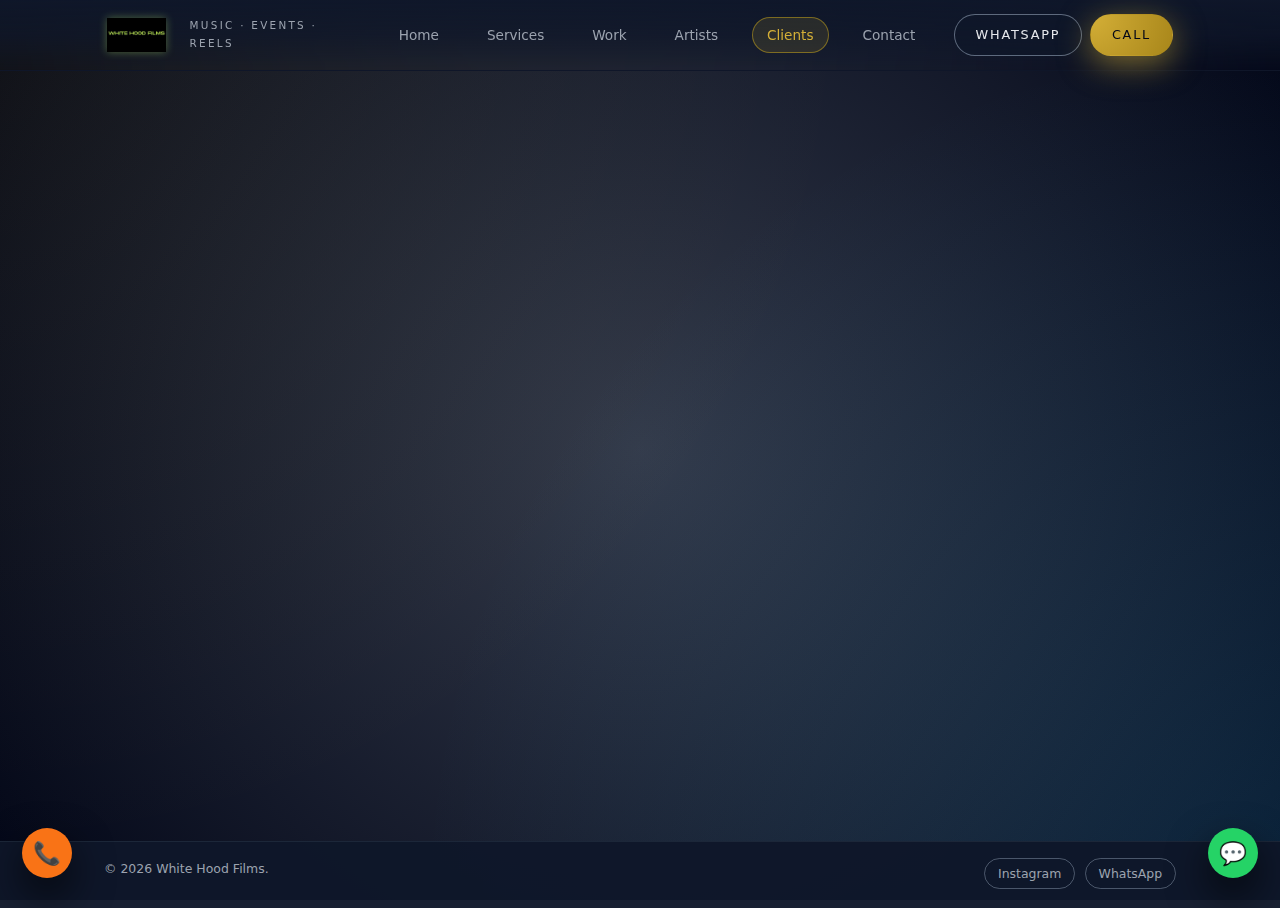
<file: clients.html>
<!DOCTYPE html>
<html lang="en">
<head>
  <meta charset="UTF-8" />
  <title>Clients | White Hood Films</title>
  <meta name="viewport" content="width=device-width, initial-scale=1.0" />
  <link rel="stylesheet" href="style.css" />
</head>
<body>
  <header>
    <div class="container">
      <div class="nav">
        <div class="logo">
          <img src="logo-whf.jpg" alt="White Hood Films logo" class="brand-logo" />
          <div>
            <div class="logo-sub">MUSIC · EVENTS · REELS</div>
          </div>
        </div>

        <nav class="nav-links">
          <a href="index.html">Home</a>
          <a href="services.html">Services</a>
          <a href="work.html">Work</a>
          <a href="artists.html">Artists</a>
          <a href="clients.html" class="active">Clients</a>
          <a href="contact.html">Contact</a>
        </nav>

        <div class="nav-actions">
          <a
            class="btn btn-outline"
            href="https://wa.me/919953168252?text=Hi%20I%20want%20to%20talk%20about%20a%20project"
            target="_blank"
          >WhatsApp</a>
          <a class="btn btn-primary" href="tel:+919953168252">Call</a>
        </div>
      </div>
    </div>
  </header>

  <main>
    <section>
      <div class="container">
        <div class="section-header">
          <div class="section-eyebrow">Clients</div>
          <h1 class="section-title">Artists & brands I’ve worked with</h1>
          <p class="section-sub">
            A snapshot of the people and projects that have trusted White Hood Films
            for videos, live show coverage and content.
          </p>
        </div>

        <div class="grid-3">
          <div class="card">
            <h2 style="font-size:1rem;margin-bottom:0.5rem;">Playback & independent artists</h2>
            <ul style="font-size:0.86rem;color:var(--muted);margin-left:1.1rem;">
              <li>Suryaveer – revisited classics & live sets</li>
              <li>Vishal Dixit – featured vocal performances</li>
              <li>Sairaah – music video collaborations</li>
              <li>Falita – live show content & reels</li>
              <li>Apratim Mallya – rock / alternative shows</li>
            </ul>
          </div>

          <div class="card">
            <h2 style="font-size:1rem;margin-bottom:0.5rem;">Bands & collaborations</h2>
            <ul style="font-size:0.86rem;color:var(--muted);margin-left:1.1rem;">
              <li>We Are Fiza – band sessions & events</li>
              <li>Multiple supporting musicians, DJs and session artists captured across gigs.</li>
            </ul>
            <p style="font-size:0.8rem;color:var(--muted);margin-top:0.7rem;">
              This list can grow as you add more projects – just copy a list item and
              update the name and description.
            </p>
          </div>

          <div class="card">
            <h2 style="font-size:1rem;margin-bottom:0.5rem;">Events & curators</h2>
            <p style="font-size:0.86rem;color:var(--muted);">
              Club nights, ticketed shows, private music events and curated listening
              sessions. Shoots are planned so organisers get both a strong aftermovie
              and a bank of short clips that keep selling future events.
            </p>
          </div>
        </div>

        <div class="card" style="margin-top:2rem;">
          <h2 style="font-size:1rem;margin-bottom:0.4rem;">Thinking about working together?</h2>
          <p style="font-size:0.86rem;color:var(--muted);margin-bottom:0.6rem;">
            If you’re planning a release, tour, residency or special show and want
            visuals that match the level of the music, send over your links and dates.
            I’ll share ideas and a realistic game plan instead of just a random number.
          </p>
          <div style="display:flex;flex-wrap:wrap;gap:0.7rem;">
            <a
              class="btn btn-primary"
              href="https://wa.me/919953168252?text=Hi%20I%20saw%20your%20clients%20page%20and%20want%20to%20plan%20a%20project"
              target="_blank"
            >Message on WhatsApp</a>
            <a class="btn btn-outline" href="contact.html">Go to contact form</a>
          </div>
        </div>
      </div>
    </section>
  </main>

  <!-- FLOATING BUTTONS -->
  <div class="floating-whatsapp">
    <a
      href="https://wa.me/919953168252?text=Hi%20I%20want%20to%20book%20you"
      target="_blank"
      aria-label="Message on WhatsApp"
    >💬</a>
  </div>

  <div class="floating-call">
    <a href="tel:+919953168252" aria-label="Call White Hood Films">📞</a>
  </div>

  <footer>
    <div class="container footer-row">
      <div>© <span id="year"></span> White Hood Films.</div>
      <div class="footer-social">
        <a href="https://www.instagram.com/whitehoodfilms" target="_blank">Instagram</a>
        <a href="https://wa.me/919953168252" target="_blank">WhatsApp</a>
      </div>
    </div>
  </footer>

    <script>
    document.getElementById('year').textContent = new Date().getFullYear();
  </script>
  <script src="reveal.js"></script>
</body>
</html>
</file>
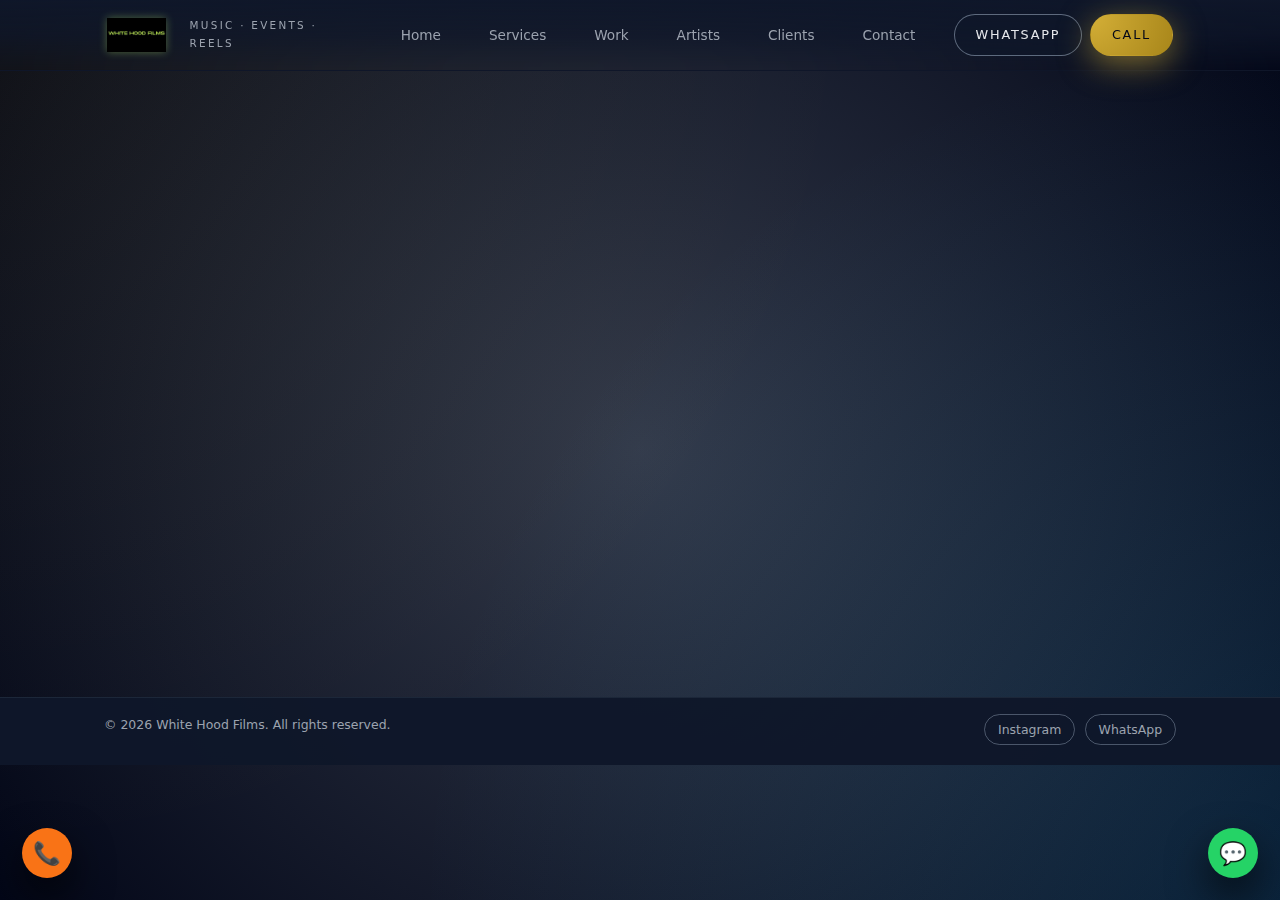
<file: contact.html>
<!DOCTYPE html>
<html lang="en">
<head>
  <meta charset="UTF-8" />
  <title>Contact | White Hood Films</title>
  <meta name="viewport" content="width=device-width, initial-scale=1.0" />
  <link rel="stylesheet" href="style.css" />
</head>
<body>
  <header>
  <div class="container">
    <div class="nav">
      <div class="logo">
        <img src="logo-whf.jpg" alt="White Hood Films logo" class="brand-logo" />
        <div>
          <div class="logo-sub">MUSIC · EVENTS · REELS</div>
        </div>
      </div>

      <nav class="nav-links">
        <a href="index.html">Home</a>
        <a href="services.html">Services</a>
        <a href="work.html">Work</a>
        <a href="artists.html">Artists</a>
        <a href="clients.html">Clients</a>
        <a href="contact.html">Contact</a>
      </nav>

      <div class="nav-actions">
        <a
          class="btn btn-outline"
          href="https://wa.me/919953168252?text=Hi%20I%20want%20to%20book%20a%20music%20shoot"
          target="_blank"
        >WhatsApp</a>
        <a class="btn btn-primary" href="tel:+919953168252">Call</a>
      </div>
    </div>
  </div>
</header>

  <main>
    <section>
      <div class="container contact-grid">
        <div>
          <div class="section-header">
            <div class="section-eyebrow">Bookings & enquiries</div>
            <h1 class="section-title">Let’s talk about your project</h1>
            <p class="section-sub">
              Whether it’s a music video, show coverage or a content plan for a release,
              send a quick message with the basics and I’ll get back with ideas and a
              realistic quote.
            </p>
          </div>

          <div class="contact-card">
            <div class="contact-row">
              <div class="contact-label">Phone / WhatsApp</div>
              <div class="contact-value">
                <a href="tel:+919953168252">+91 99531 68252</a><br />
                <a
                  href="https://wa.me/919953168252?text=Hi%20I%20came%20from%20your%20website"
                  target="_blank"
                >
                  Open WhatsApp chat
                </a>
              </div>
            </div>
            <div class="contact-row">
              <div class="contact-label">Instagram</div>
              <div class="contact-value">
                <a href="https://www.instagram.com/whitehoodfilms" target="_blank">
                  @whitehoodfilms
                </a>
              </div>
            </div>
            <div class="contact-row">
              <div class="contact-label">Email</div>
              <div class="contact-value">
                <!-- update this once you fix your email -->
                youremail@yourdomain.com
              </div>
            </div>
            <div class="contact-row">
              <div class="contact-label">Base city</div>
              <div class="contact-value">
                Your city, India (update this)
              </div>
            </div>
          </div>
        </div>

        <form onsubmit="event.preventDefault(); alert('Static preview only – connect to a backend or email service later.');">
          <div>
            <label for="name">Your name / act</label>
            <input id="name" type="text" placeholder="Artist / band / organiser" required />
          </div>
          <div>
            <label for="type">Project type</label>
            <input
              id="type"
              type="text"
              placeholder="Music video / live show / reels / studio session"
              required
            />
          </div>
          <div>
            <label for="date">Dates & location</label>
            <input id="date" type="text" placeholder="Approx. date, time & city" />
          </div>
          <div>
            <label for="details">Project details</label>
            <textarea
              id="details"
              placeholder="Links to your track or show, references you like, and anything important I should know."
              required
            ></textarea>
          </div>
          <button type="submit" class="btn btn-primary">Send enquiry (preview)</button>
        </form>
      </div>
    </section>
  </main>

  <!-- FLOATING BUTTONS -->
  <div class="floating-whatsapp">
    <a
      href="https://wa.me/919953168252?text=Hi%20I%20want%20to%20book%20you"
      target="_blank"
      aria-label="Message on WhatsApp"
    >💬</a>
  </div>

  <div class="floating-call">
    <a href="tel:+919953168252" aria-label="Call White Hood Films">📞</a>
  </div>

  <footer>
  <div class="container footer-row">
    <div>© <span id="year"></span> White Hood Films. All rights reserved.</div>

    <div class="footer-social">
      <a href="https://www.instagram.com/whitehoodfilms" target="_blank">Instagram</a>
      <a href="https://wa.me/919953168252" target="_blank">WhatsApp</a>
    </div>
  </div>
</footer>

  <script>
    document.getElementById('year').textContent = new Date().getFullYear();
  </script>
  <script src="reveal.js"></script>
</body>
</html>
</file>
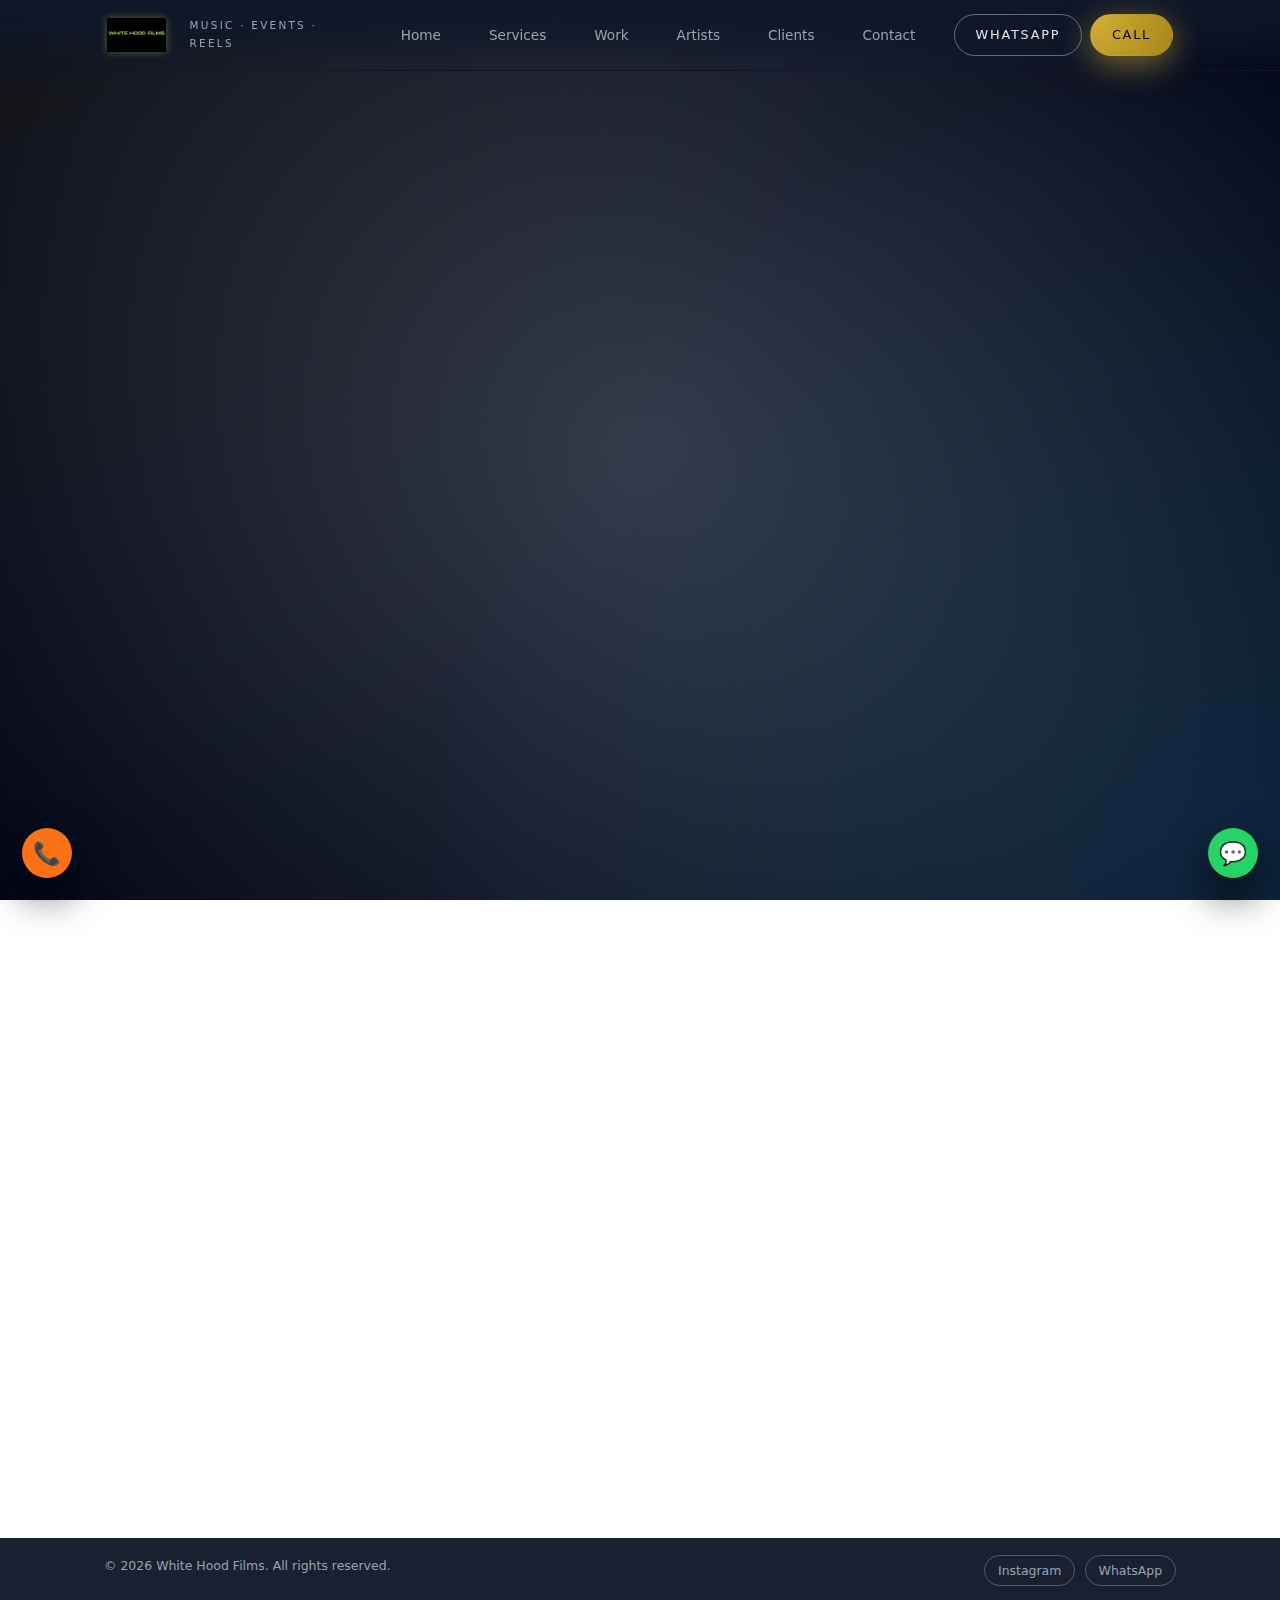
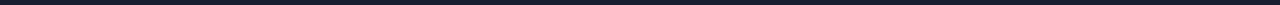
<file: services.html>
<!DOCTYPE html>
<html lang="en">
<head>
  <meta charset="UTF-8" />
  <title>Services | White Hood Films</title>
  <meta name="viewport" content="width=device-width, initial-scale=1.0" />
  <link rel="stylesheet" href="style.css" />
<header>
  <div class="container">
    <div class="nav">
      <div class="logo">
        <img src="logo-whf.jpg" alt="White Hood Films logo" class="brand-logo" />
        <div>
          <div class="logo-sub">MUSIC · EVENTS · REELS</div>
        </div>
      </div>

      <nav class="nav-links">
        <a href="index.html">Home</a>
        <a href="services.html">Services</a>
        <a href="work.html">Work</a>
        <a href="artists.html">Artists</a>
        <a href="clients.html">Clients</a>
        <a href="contact.html">Contact</a>
      </nav>

      <div class="nav-actions">
        <a
          class="btn btn-outline"
          href="https://wa.me/919953168252?text=Hi%20I%20want%20to%20book%20a%20music%20shoot"
          target="_blank"
        >WhatsApp</a>
        <a class="btn btn-primary" href="tel:+919953168252">Call</a>
      </div>
    </div>
  </div>
</header>

  <main>
    <section>
      <div class="container">
        <div class="section-header">
          <div class="section-eyebrow">Services</div>
          <h1 class="section-title">What you can hire me for</h1>
          <p class="section-sub">
            I don’t do “everything”. I do a few things really well – all connected to
            music, performance and content around it. Below is exactly what you can
            expect when you book White Hood Films.
          </p>
        </div>

        <!-- MAIN SERVICES -->
        <div class="grid-3">
          <!-- Music videos -->
          <div class="card">
            <h2 style="font-size:1rem;margin-bottom:0.5rem;">Music video production</h2>
            <p style="margin-bottom:0.6rem;">
              For independent artists, labels and bands who want a clean, cinematic
              video that actually fits the song – not a random concept forced on it.
            </p>
            <ul style="font-size:0.84rem;color:var(--muted);margin-left:1rem;">
              <li>Concept & visual direction based on your track</li>
              <li>Location / look suggestions that fit budget</li>
              <li>On-set direction for performance & blocking</li>
              <li>4K shooting where required</li>
              <li>Main edit + social media versions (if planned)</li>
            </ul>
            <p style="font-size:0.8rem;color:var(--muted);margin-top:0.7rem;">
              Best for: single releases, revisited classics, acoustic or live-in-studio
              sessions.
            </p>
          </div>

          <!-- Live events -->
          <div class="card">
            <h2 style="font-size:1rem;margin-bottom:0.5rem;">Live show & event coverage</h2>
            <p style="margin-bottom:0.6rem;">
              For artists, managers and event curators who want their nights to live
              longer than 24 hours on someone’s story.
            </p>
            <ul style="font-size:0.84rem;color:var(--muted);margin-left:1rem;">
              <li>Coverage from sound-check to last track</li>
              <li>Stage, crowd, details and BTS moments</li>
              <li>Highlight aftermovie – 1 to 4 minutes</li>
              <li>Multiple short reels & vertical cuts</li>
              <li>Optional multi-cam setup for bigger stages</li>
            </ul>
            <p style="font-size:0.8rem;color:var(--muted);margin-top:0.7rem;">
              Best for: club gigs, college shows, festivals, listening sessions.
            </p>
          </div>

          <!-- Reels / content -->
          <div class="card">
            <h2 style="font-size:1rem;margin-bottom:0.5rem;">Reels & content packs</h2>
            <p style="margin-bottom:0.6rem;">
              For artists who know they need a lot of vertical content but don’t want
              to think “what do I post today?” every morning.
            </p>
            <ul style="font-size:0.84rem;color:var(--muted);margin-left:1rem;">
              <li>Planned reel concepts based on your brand</li>
              <li>Shoot day dedicated only to content pieces</li>
              <li>Editing synced to beat / lyrics / transitions</li>
              <li>Hook-strong intros for retention</li>
              <li>Delivery in batches so you can post for weeks</li>
            </ul>
            <p style="font-size:0.8rem;color:var(--muted);margin-top:0.7rem;">
              Best for: single launches, tour announcements, “era” campaigns.
            </p>
          </div>
        </div>

        <!-- POST + RETAINER -->
        <div class="grid-3" style="margin-top:1.8rem;">
          <div class="card">
            <h2 style="font-size:1rem;margin-bottom:0.5rem;">Editing & colour for existing footage</h2>
            <p style="margin-bottom:0.6rem;">
              Already shot your video or show, but the edit isn’t doing justice to the
              performance? I can step in from post-production onwards.
            </p>
            <ul style="font-size:0.84rem;color:var(--muted);margin-left:1rem;">
              <li>Re-edit of existing footage</li>
              <li>Colour grading & basic clean-up</li>
              <li>Beat-tight cutting and pacing fixes</li>
              <li>Versioning for multiple platforms</li>
            </ul>
          </div>

          <div class="card">
            <h2 style="font-size:1rem;margin-bottom:0.5rem;">Monthly content partner</h2>
            <p style="margin-bottom:0.6rem;">
              For artists or brands who want a long-term relationship – regular shoots
              and edits instead of one-off projects.
            </p>
            <ul style="font-size:0.84rem;color:var(--muted);margin-left:1rem;">
              <li>Fixed number of shoots per month</li>
              <li>Guaranteed number of final videos / reels</li>
              <li>Priority edit timelines</li>
              <li>Consistent visual identity across posts</li>
            </ul>
          </div>

          <div class="card">
            <h2 style="font-size:1rem;margin-bottom:0.5rem;">Not included (on purpose)</h2>
            <p style="font-size:0.84rem;color:var(--muted);">
              I don’t shoot traditional weddings, baby showers, random corporate
              ceremonies etc. Staying focused on music and events around it is what
              keeps the quality high.
            </p>
          </div>
        </div>

        <!-- CTA -->
        <div class="card" style="margin-top:2rem;">
          <h2 style="font-size:1rem;margin-bottom:0.4rem;">What to send when you message me</h2>
          <p style="font-size:0.86rem;margin-bottom:0.5rem;">
            To get a real number and a clear plan, please include these 5 things in
            your WhatsApp or email:
          </p>
          <ol style="font-size:0.86rem;color:var(--muted);margin-left:1.2rem;">
            <li>What you need (music video / show / content pack / other).</li>
            <li>Links to your song / previous shows / reference videos.</li>
            <li>Where and when you want to shoot or perform.</li>
            <li>Rough budget range you’re thinking about.</li>
            <li>Deadline – when you want final videos in hand.</li>
          </ol>
          <p style="font-size:0.84rem;color:var(--muted);margin-top:0.6rem;">
            Once I have this, I can tell you what’s possible and how we can use the
            budget in the smartest way.
          </p>
          <div style="margin-top:0.9rem;display:flex;flex-wrap:wrap;gap:0.7rem;">
            <a
              class="btn btn-primary"
              href="https://wa.me/919953168252?text=Hi%20I%20read%20your%20services%20page%20and%20want%20to%20plan%20a%20project"
              target="_blank"
            >Message on WhatsApp</a>
            <a class="btn btn-outline" href="contact.html">Go to full contact page</a>
          </div>
        </div>
      </div>
    </section>
  </main>

  <!-- FLOATING BUTTONS -->
  <div class="floating-whatsapp">
    <a
      href="https://wa.me/919953168252?text=Hi%20I%20want%20to%20book%20a%20service"
      target="_blank"
      aria-label="Message on WhatsApp"
    >💬</a>
  </div>

  <div class="floating-call">
    <a href="tel:+919953168252" aria-label="Call White Hood Films">📞</a>
  </div>

  <footer>
  <div class="container footer-row">
    <div>© <span id="year"></span> White Hood Films. All rights reserved.</div>

    <div class="footer-social">
      <a href="https://www.instagram.com/whitehoodfilms" target="_blank">Instagram</a>
      <a href="https://wa.me/919953168252" target="_blank">WhatsApp</a>
    </div>
  </div>
</footer>

  <script>
    document.getElementById('year').textContent = new Date().getFullYear();
  </script>
  <script src="reveal.js"></script>
</body>
</html>
</file>
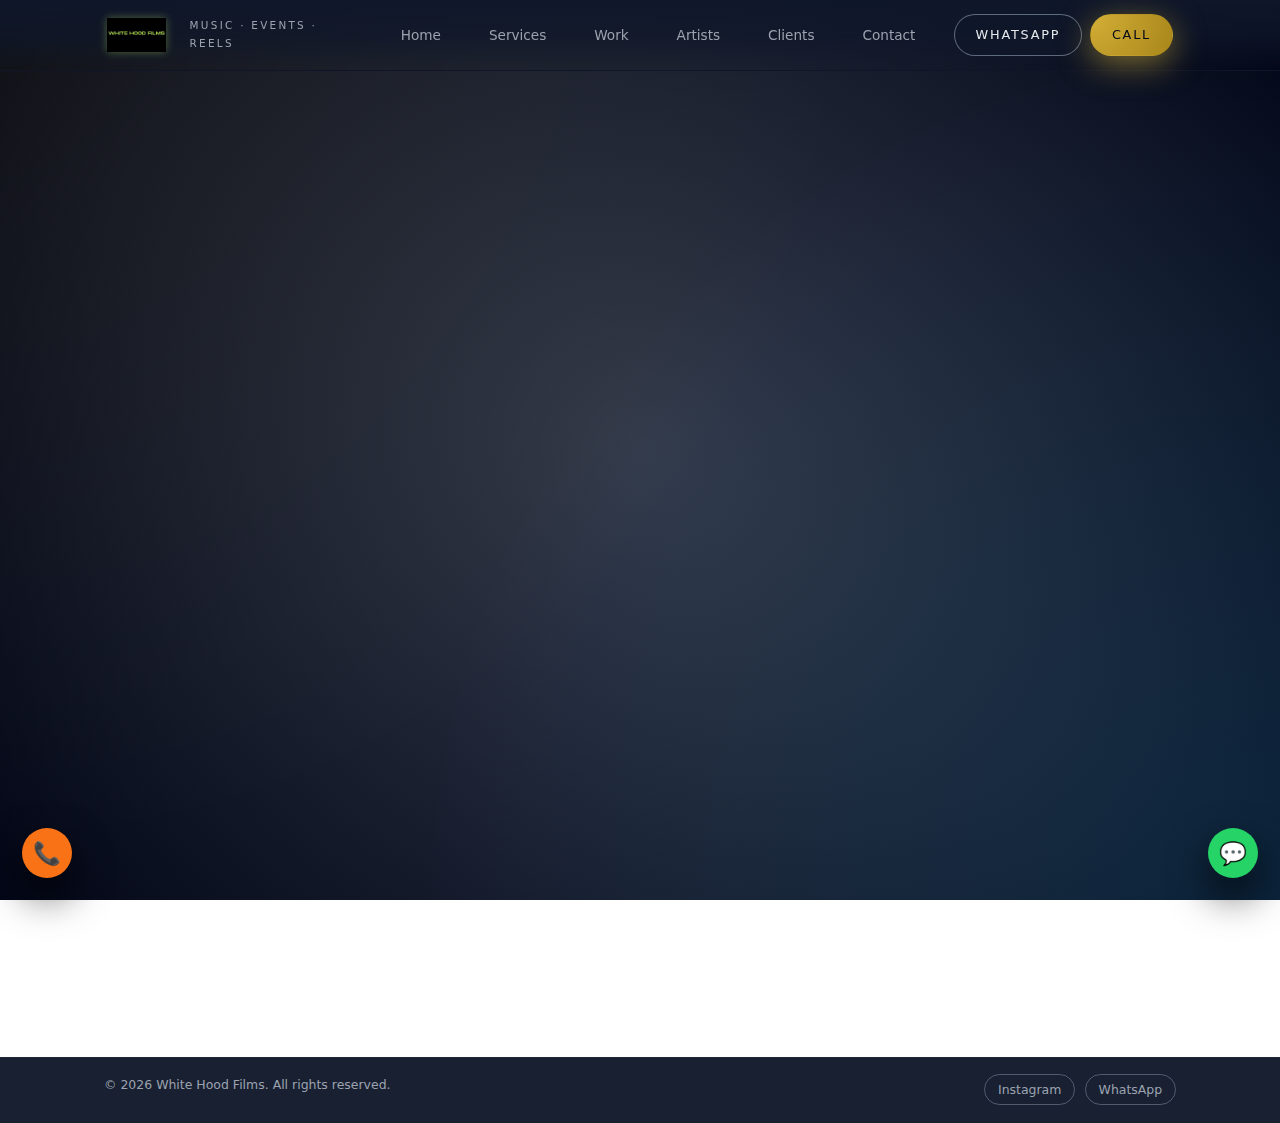
<file: work.html>
<!DOCTYPE html>
<html lang="en">
<head>
  <meta charset="UTF-8" />
  <title>Work | White Hood Films</title>
  <meta name="viewport" content="width=device-width, initial-scale=1.0" />
  <link rel="stylesheet" href="style.css" />
</head>
<body>
  <!-- HEADER -->
  <header>
  <div class="container">
    <div class="nav">
      <div class="logo">
        <img src="logo-whf.jpg" alt="White Hood Films logo" class="brand-logo" />
        <div>
          <div class="logo-sub">MUSIC · EVENTS · REELS</div>
        </div>
      </div>

      <nav class="nav-links">
        <a href="index.html">Home</a>
        <a href="services.html">Services</a>
        <a href="work.html">Work</a>
        <a href="artists.html">Artists</a>
        <a href="clients.html">Clients</a>
        <a href="contact.html">Contact</a>
      </nav>

      <div class="nav-actions">
        <a
          class="btn btn-outline"
          href="https://wa.me/919953168252?text=Hi%20I%20want%20to%20book%20a%20music%20shoot"
          target="_blank"
        >WhatsApp</a>
        <a class="btn btn-primary" href="tel:+919953168252">Call</a>
      </div>
    </div>
  </div>
</header>

  <!-- MAIN -->
  <main>
    <section>
      <div class="container">
        <div class="section-header">
          <div class="section-eyebrow">Portfolio</div>
          <h1 class="section-title">Music videos & events</h1>
          <p class="section-sub">
            These are example tiles. Click any project – it will open the original
            YouTube or Instagram link in a new tab. No pop-up player, no embed issues.
          </p>
        </div>

        <div class="gallery-grid">
          <!-- Project 1 -->
          <a
            class="gallery-item"
            href="https://www.youtube.com/watch?v=6zriDdIx-O8"
            target="_blank"
          >
            <div
              class="gallery-thumb"
              style="background-image:url('pyaar-deewana.jpg');"
            ></div>
            <div class="gallery-body">
              <div class="gallery-title">Pyar Deewana Hota Hai (Revisited)</div>
              <div class="gallery-meta">
                Music video • Suryaveer ft. Vishal Dixit – revisited classic
              </div>
            </div>
          </a>

          <!-- Project 2 -->
          <a
            class="gallery-item"
            href="https://www.youtube.com/watch?v=8pQWwk8iUFM"
            target="_blank"
          >
            <div
              class="gallery-thumb"
              style="background-image:url('aise-na-mujhe.jpg');"
            ></div>
            <div class="gallery-body">
              <div class="gallery-title">Aise Na Mujhe Tum Dekho (Revisited)</div>
              <div class="gallery-meta">
                Music video • Suryaveer ft. Sairaah – revisited classic
              </div>
            </div>
          </a>

          <!-- Project 3 -->
          <a
            class="gallery-item"
            href="https://www.instagram.com/reel/DKMZ7vIxdhR/"
            target="_blank"
          >
            <div
              class="gallery-thumb"
              style="background-image:url('https://via.placeholder.com/800x450?text=Live+Show+Reel');"
            ></div>
            <div class="gallery-body">
              <div class="gallery-title">Live show – sample reel</div>
              <div class="gallery-meta">
                Stage performance & crowd moments – Instagram reel
              </div>
            </div>
          </a>

          <!-- Project 4 -->
          <a
            class="gallery-item"
            href="https://www.youtube.com/watch?v=s9Dok7OBOqo"
            target="_blank"
          >
            <div
              class="gallery-thumb"
              style="background-image:url('love-feels-good.jpg');"
            ></div>
            <div class="gallery-body">
              <div class="gallery-title">Band session – Love Feels Good</div>
              <div class="gallery-meta">
                Band / mashup style live performance video
              </div>
            </div>
          </a>
        </div>

        <p style="font-size:0.8rem;color:#9ca3af;margin-top:1.5rem;">
          Later: replace each project link (<code>href="…"</code>) with your real YouTube
          / Instagram URLs and change the thumbnail images to frames from your own videos.
        </p>
      </div>
    </section>
  </main>

  <!-- FLOATING BUTTONS -->
  <div class="floating-whatsapp">
    <a
      href="https://wa.me/919953168252?text=Hi%20I%20saw%20your%20work%20page"
      target="_blank"
      aria-label="Message on WhatsApp"
    >💬</a>
  </div>

  <div class="floating-call">
    <a href="tel:+919953168252" aria-label="Call White Hood Films">📞</a>
  </div>

<footer>
  <div class="container footer-row">
    <div>© <span id="year"></span> White Hood Films. All rights reserved.</div>

    <div class="footer-social">
      <a href="https://www.instagram.com/whitehoodfilms" target="_blank">Instagram</a>
      <a href="https://wa.me/919953168252" target="_blank">WhatsApp</a>
    </div>
  </div>
</footer>

  <script>
    document.getElementById('year').textContent = new Date().getFullYear();
  </script>
  <script src="reveal.js"></script>
</body>
</html>
</file>
<file: style.css>
/* ========= THEME TOKENS ========= */
:root {
  --bg: #020617;
  --bg-soft: #020617;
  --bg-elevated: #020617;

  /* Premium gold + neon green palette */
  --accent: #d4af37;               /* Metallic Gold */
  --accent-soft: rgba(212, 175, 55, 0.13);
  --accent-strong: #a8861a;        /* Deep Gold */

  --glow-green: #7fff8f;           /* Soft neon green for subtle glow */
  --text: #e5e7eb;
  --muted: #9ca3af;
  --border: rgba(148, 163, 184, 0.2);
  --card: #020617;
}

/* ========= RESET ========= */
* {
  margin: 0;
  padding: 0;
  box-sizing: border-box;
}

/* ========= GLOBAL ========= */
body {
  font-family: system-ui, -apple-system, BlinkMacSystemFont, "Poppins", sans-serif;
  background:
    radial-gradient(circle at top left, rgba(250, 204, 21, 0.06), transparent 55%),
    radial-gradient(circle at bottom right, rgba(56, 189, 248, 0.16), transparent 55%),
    radial-gradient(circle at center, rgba(15, 23, 42, 0.85), #020617);
  background-attachment: fixed;
  color: var(--text);
  line-height: 1.7;
}

a {
  color: inherit;
  text-decoration: none;
}

img {
  max-width: 100%;
  display: block;
}

.container {
  max-width: 1120px;
  margin: 0 auto;
  padding: 0 1.5rem;
}

/* ========= HEADER / NAV ========= */

header {
  position: sticky;
  top: 0;
  z-index: 40;
  border-bottom: 1px solid rgba(15, 23, 42, 0.7);
  backdrop-filter: blur(18px);
  background: linear-gradient(
    to bottom,
    rgba(15, 23, 42, 0.96),
    rgba(15, 23, 42, 0.72),
    transparent
  );
}

.nav {
  display: flex;
  align-items: center;
  justify-content: space-between;
  gap: 1.5rem;
  padding: 0.9rem 0.2rem;
}

/* logo */
.logo {
  display: flex;
  align-items: center;
  gap: 0.7rem;
}

.logo-circle {
  width: 34px;
  height: 34px;
  border-radius: 999px;
  border: 2px solid rgba(250, 204, 21, 0.9);
  display: flex;
  align-items: center;
  justify-content: center;
  font-size: 0.8rem;
  font-weight: 600;
  color: var(--accent);
  background: radial-gradient(circle at top left, rgba(250, 204, 21, 0.15), #020617);
}

/* base brand logo style */
.brand-logo {
  height: 34px;
  margin-right: 0.25rem;
}

.logo-text {
  font-size: 0.9rem;
  letter-spacing: 0.26em;
  font-weight: 600;
  text-transform: uppercase;
}

.logo-sub {
  font-size: 0.65rem;
  letter-spacing: 0.22em;
  color: var(--muted);
  text-transform: uppercase;
}

/* nav links */
.nav-links {
  display: flex;
  align-items: center;
  gap: 1.2rem;
  font-size: 0.85rem;
}

.nav-links a {
  padding: 0.35rem 0.9rem;
  border-radius: 999px;
  color: var(--muted);
  transition: 0.18s;
}

.nav-links a:hover {
  background: rgba(148, 163, 184, 0.12);
  color: var(--text);
}

.nav-links a.active {
  background: var(--accent-soft);
  color: var(--accent);
  border: 1px solid rgba(250, 204, 21, 0.4);
}

/* nav actions */
.nav-actions {
  display: flex;
  gap: 0.5rem;
}

/* ========= BUTTONS ========= */

.btn {
  display: inline-flex;
  align-items: center;
  justify-content: center;
  padding: 0.55rem 1.3rem;
  border-radius: 999px;
  border: 1px solid transparent;
  font-size: 0.8rem;
  letter-spacing: 0.14em;
  text-transform: uppercase;
  cursor: pointer;
  transition: 0.2s;
  background: transparent;
  color: var(--text);
}

.btn-primary {
  background: radial-gradient(circle at top left, var(--accent), var(--accent-strong));
  color: #020617;
  box-shadow: 0 8px 32px rgba(212, 175, 55, 0.55);
}

.btn-primary:hover {
  transform: translateY(-2px);
  box-shadow: 0 14px 40px rgba(212, 175, 55, 0.9);
}

.btn-outline {
  border-color: rgba(148, 163, 184, 0.6);
  background: rgba(15, 23, 42, 0.6);
}

.btn-outline:hover {
  background: rgba(30, 64, 175, 0.4);
}

/* ========= MAIN / HERO ========= */

main {
  padding-bottom: 4rem;
}

.hero-section {
  padding: 3.4rem 0 3.2rem;
}

.hero-grid {
  display: grid;
  grid-template-columns: minmax(0, 1.25fr) minmax(0, 1fr);
  gap: 2.8rem;
  align-items: center;
}

/* left */
.hero-kicker {
  font-size: 0.72rem;
  text-transform: uppercase;
  letter-spacing: 0.2em;
  color: var(--muted);
  margin-bottom: 0.7rem;
}

.hero-title {
  font-size: clamp(2.2rem, 4vw, 3.1rem);
  text-transform: uppercase;
  letter-spacing: 0.18em;
  margin-bottom: 1rem;
}

.hero-title span {
  background: linear-gradient(135deg, #facc15, #f97316);
  -webkit-background-clip: text;
  background-clip: text;
  color: transparent;
}

.hero-text {
  font-size: 0.95rem;
  color: var(--muted);
  max-width: 520px;
  margin-bottom: 1.4rem;
}

.hero-tags {
  display: flex;
  flex-wrap: wrap;
  gap: 0.5rem;
  margin-bottom: 1.5rem;
}

.tag {
  font-size: 0.75rem;
  padding: 0.25rem 0.8rem;
  border-radius: 999px;
  border: 1px solid rgba(148, 163, 184, 0.4);
  background: radial-gradient(circle at top left, rgba(148, 163, 184, 0.2), rgba(15, 23, 42, 0.9));
  color: var(--muted);
}

.hero-actions {
  display: flex;
  flex-wrap: wrap;
  gap: 0.8rem;
  margin-bottom: 1.3rem;
}

.hero-meta-row {
  display: flex;
  flex-wrap: wrap;
  gap: 1.5rem;
  font-size: 0.82rem;
  color: var(--muted);
}

.hero-meta-row strong {
  display: block;
  color: var(--accent);
  font-size: 0.9rem;
}

/* right */
.hero-panel {
  border-radius: 1.4rem;
  border: 1px solid rgba(148, 163, 184, 0.35);
  background:
    radial-gradient(circle at top left, rgba(250, 204, 21, 0.16), transparent 55%),
    radial-gradient(circle at bottom right, rgba(59, 130, 246, 0.28), transparent 55%),
    rgba(15, 23, 42, 0.85);
  padding: 1.2rem;
  box-shadow: 0 24px 70px rgba(15, 23, 42, 0.95);
  backdrop-filter: blur(18px);
}

.hero-panel-header {
  display: flex;
  justify-content: space-between;
  align-items: center;
  font-size: 0.78rem;
  color: var(--muted);
  margin-bottom: 0.8rem;
}

.hero-panel-header span:last-child {
  border: 1px solid rgba(212, 175, 55, 0.6);
  background: rgba(212, 175, 55, 0.1);
  color: var(--accent);
}


.hero-panel-grid {
  display: grid;
  grid-template-columns: minmax(0, 1.6fr) minmax(0, 1fr);
  gap: 0.6rem;
}

.hero-main-thumb,
.hero-side-thumb {
  border-radius: 1.1rem;
  overflow: hidden;
  background: #020617;
  border: 1px solid rgba(148, 163, 184, 0.4);
  position: relative;
}

.hero-main-thumb {
  aspect-ratio: 10 / 13;
}

.hero-side-thumb {
  aspect-ratio: 4 / 5;
}

.hero-main-thumb::after {
  content: "Instagram reel · live cut";
  position: absolute;
  left: 0.7rem;
  bottom: 0.7rem;
  font-size: 0.7rem;
  padding: 0.2rem 0.7rem;
  border-radius: 999px;
  background: rgba(15, 23, 42, 0.9);
  color: var(--text);
}

.hero-panel-note {
  margin-top: 0.8rem;
  font-size: 0.8rem;
  color: var(--muted);
}

/* ========= GENERIC SECTIONS ========= */

section {
  padding: 3.2rem 0 3rem;
}

.section-header {
  margin-bottom: 2rem;
}

.section-eyebrow {
  font-size: 0.72rem;
  text-transform: uppercase;
  letter-spacing: 0.21em;
  color: var(--muted);
  margin-bottom: 0.5rem;
}

.section-title {
  font-size: 1.5rem;
  text-transform: uppercase;
  letter-spacing: 0.18em;
}

.section-sub {
  font-size: 0.9rem;
  color: var(--muted);
  max-width: 520px;
  margin-top: 0.5rem;
}

/* cards / grid shared */

.grid-3 {
  display: grid;
  grid-template-columns: repeat(auto-fit, minmax(260px, 1fr));
  gap: 1.6rem;
}

.card {
  border-radius: 1.1rem;
  background: radial-gradient(circle at top left, rgba(15, 23, 42, 0.95), #020617);
  border: 1px solid rgba(51, 65, 85, 0.8);
  padding: 1.3rem 1.2rem;
  font-size: 0.88rem;
  box-shadow: 0 18px 48px rgba(15, 23, 42, 0.9);
  position: relative;
  overflow: hidden;
}

.card::before {
  content: "";
  position: absolute;
  inset: -40%;
  background: radial-gradient(circle at top right, rgba(250, 204, 21, 0.16), transparent 55%);
  opacity: 0;
  transition: 0.25s;
}

.card:hover::before {
  opacity: 1;
}

/* ========= WORK PAGE / GALLERY ========= */

.gallery-grid {
  display: grid;
  grid-template-columns: repeat(auto-fit, minmax(260px, 1fr));
  gap: 1.6rem;
}

.gallery-item {
  border-radius: 1.1rem;
  border: 1px solid rgba(51, 65, 85, 0.9);
  background: radial-gradient(circle at top left, rgba(15, 23, 42, 0.95), #020617);
  overflow: hidden;
  cursor: pointer;
  box-shadow: 0 18px 50px rgba(15, 23, 42, 0.9);
  transition: 0.2s transform, 0.2s box-shadow, 0.2s border-color;
}

.gallery-thumb {
  aspect-ratio: 16 / 9;
  background-size: cover;
  background-position: center;
}

.gallery-body {
  padding: 0.9rem 1rem 1.1rem;
  font-size: 0.86rem;
}

.gallery-title {
  font-weight: 600;
  margin-bottom: 0.3rem;
}

.gallery-meta {
  font-size: 0.78rem;
  color: var(--muted);
}

/* ========= ARTISTS & REVIEWS ========= */

.artist-list {
  display: grid;
  gap: 0.7rem;
  font-size: 0.86rem;
}

.artist-pill {
  padding: 0.6rem 0.9rem;
  border-radius: 999px;
  background: rgba(15, 23, 42, 0.9);
  border: 1px solid rgba(51, 65, 85, 0.9);
  display: flex;
  justify-content: space-between;
  gap: 0.8rem;
}

.artist-role {
  font-size: 0.78rem;
  color: var(--muted);
}

.review-grid {
  display: grid;
  grid-template-columns: repeat(auto-fit, minmax(260px, 1fr));
  gap: 1.4rem;
}

.review-card {
  border-radius: 1.1rem;
  background: rgba(15, 23, 42, 0.96);
  border: 1px solid rgba(51, 65, 85, 0.9);
  padding: 1.2rem 1.1rem;
  font-size: 0.86rem;
  position: relative;
  overflow: hidden;
}

.review-card::before {
  content: "★★★★★";
  position: absolute;
  top: 0.9rem;
  right: 1rem;
  font-size: 0.8rem;
  color: var(--accent);
  opacity: 0.5;
}

.review-author {
  margin-top: 0.8rem;
  font-size: 0.8rem;
}

.review-author span {
  display: block;
  font-size: 0.75rem;
  color: var(--muted);
}

/* ========= ARTIST STRIP (AUTO-SCROLL) ========= */

.artist-strip {
  margin-top: 2rem;
  padding: 1.1rem 0;
  border-radius: 1.3rem;
  border: 1px solid rgba(148, 163, 184, 0.5);
  background:
    radial-gradient(circle at top left, rgba(250, 204, 21, 0.08), transparent 55%),
    rgba(15, 23, 42, 0.97);
  overflow: hidden;
  position: relative;
}

.artist-strip::before,
.artist-strip::after {
  content: "";
  position: absolute;
  top: 0;
  width: 80px;
  height: 100%;
  z-index: 2;
  pointer-events: none;
}

.artist-strip::before {
  left: 0;
  background: linear-gradient(to right, rgba(15, 23, 42, 1), transparent);
}

.artist-strip::after {
  right: 0;
  background: linear-gradient(to left, rgba(15, 23, 42, 1), transparent);
}

.artist-track {
  display: flex;
  gap: 1.1rem;
  animation: artistMarquee 26s linear infinite;
}

.artist-card {
  min-width: 230px;
  padding: 0.55rem 0.9rem;
  border-radius: 999px;
  border: 1px solid rgba(148, 163, 184, 0.45);
  background: rgba(15, 23, 42, 0.98);
  box-shadow: 0 12px 30px rgba(15, 23, 42, 0.95);
  display: flex;
  align-items: center;
  gap: 0.7rem;
  font-size: 0.8rem;
}

.artist-avatar {
  width: 42px;
  height: 42px;
  border-radius: 999px;
  overflow: hidden;
  flex-shrink: 0;
}

.artist-avatar img {
  width: 100%;
  height: 100%;
  object-fit: cover;
}

.artist-name {
  font-weight: 600;
}

/* ========= CONTACT ========= */

.contact-grid {
  display: grid;
  grid-template-columns: minmax(0, 1.1fr) minmax(0, 1fr);
  gap: 2rem;
}

.contact-card {
  border-radius: 1.1rem;
  background: rgba(15, 23, 42, 0.95);
  border: 1px solid rgba(51, 65, 85, 0.9);
  padding: 1.3rem 1.2rem;
  font-size: 0.86rem;
}

.contact-row {
  display: flex;
  justify-content: space-between;
  gap: 1rem;
  padding: 0.6rem 0;
  border-bottom: 1px dashed rgba(75, 85, 99, 0.9);
}

.contact-row:last-child {
  border-bottom: none;
}

.contact-label {
  font-size: 0.75rem;
  color: var(--muted);
  text-transform: uppercase;
  letter-spacing: 0.18em;
}

.contact-value a {
  text-decoration: underline;
  text-decoration-style: dotted;
  text-underline-offset: 3px;
}

/* form */

form {
  border-radius: 1.1rem;
  background: radial-gradient(circle at top left, rgba(30, 64, 175, 0.6), #020617);
  border: 1px solid rgba(148, 163, 184, 0.7);
  padding: 1.3rem 1.2rem;
  display: grid;
  gap: 0.9rem;
  font-size: 0.85rem;
  box-shadow: 0 22px 70px rgba(15, 23, 42, 1);
}

label {
  font-size: 0.78rem;
  color: var(--muted);
  display: block;
  margin-bottom: 0.2rem;
  text-transform: uppercase;
  letter-spacing: 0.16em;
}

input,
textarea {
  width: 100%;
  border-radius: 0.7rem;
  border: 1px solid rgba(148, 163, 184, 0.8);
  background: rgba(15, 23, 42, 0.9);
  color: var(--text);
  padding: 0.55rem 0.75rem;
  font-size: 0.86rem;
  outline: none;
}

input:focus,
textarea:focus {
  border-color: var(--accent);
  box-shadow: 0 0 0 1px rgba(250, 204, 21, 0.6);
}

textarea {
  min-height: 110px;
}

/* ========= FOOTER ========= */

footer {
  border-top: 1px solid rgba(30, 41, 59, 0.9);
  padding: 1rem 0 1.2rem;
  font-size: 0.78rem;
  color: var(--muted);
  background: rgba(15, 23, 42, 0.96);
}

.footer-row {
  display: flex;
  justify-content: space-between;
  flex-wrap: wrap;
  gap: 0.9rem;
}

/* footer socials */
.footer-social {
  display: flex;
  flex-wrap: wrap;
  gap: 0.6rem;
}

.footer-social a {
  padding: 0.25rem 0.8rem;
  border-radius: 999px;
  border: 1px solid rgba(148, 163, 184, 0.45);
  font-size: 0.78rem;
  text-decoration: none;
}

.footer-social a:hover {
  border-color: rgba(250, 204, 21, 0.7);
}

/* ========= FLOATING BUTTONS ========= */

.floating-whatsapp,
.floating-call {
  position: fixed;
  bottom: 1.4rem;
  z-index: 50;
}

.floating-whatsapp {
  right: 1.4rem;
}

.floating-call {
  left: 1.4rem;
}

.floating-whatsapp a,
.floating-call a {
  width: 50px;
  height: 50px;
  border-radius: 999px;
  display: flex;
  align-items: center;
  justify-content: center;
  font-size: 1.4rem;
  box-shadow: 0 18px 40px rgba(0, 0, 0, 0.7);
}

.floating-whatsapp a {
  background: #25d366;
  color: #022c22;
}

.floating-call a {
  background: #f97316;
  color: #020617;
}

/* ========= RESPONSIVE ========= */

@media (max-width: 900px) {
  .nav-links {
    display: none;
  }

  .hero-grid,
  .contact-grid {
    grid-template-columns: minmax(0, 1fr);
  }

  .hero-panel {
    order: -1;
    margin-bottom: 1.5rem;
  }
}

@media (max-width: 640px) {
  section {
    padding-top: 2.6rem;
  }
  .hero-title {
    font-size: 1.9rem;
  }
}

/* ========= ANIMATIONS & EFFECTS ========= */

/* Animated logo glow */
.logo img.brand-logo {
  height: 34px;
  margin-right: 0.75rem;
  filter: drop-shadow(0 0 4px rgba(190, 242, 100, 0.35));
  animation: logoFadeIn 0.9s ease-out, logoGlow 3s ease-in-out infinite alternate;
}

@keyframes logoFadeIn {
  from {
    opacity: 0;
    transform: translateY(6px);
  }
  to {
    opacity: 1;
    transform: translateY(0);
  }
}

@keyframes logoGlow {
  from {
    filter: drop-shadow(0 0 4px rgba(212, 175, 55, 0.4));
  }
  to {
    filter: drop-shadow(0 0 18px rgba(212, 175, 55, 1));
  }
}

/* Page section fade-up animation (all pages) */
main > section {
  position: relative;
  opacity: 0;
  transform: translateY(28px);
  animation: sectionFadeUp 0.85s ease-out forwards;
}

main > section:nth-of-type(1) {
  animation-delay: 0.05s;
}
main > section:nth-of-type(2) {
  animation-delay: 0.15s;
}
main > section:nth-of-type(3) {
  animation-delay: 0.25s;
}
main > section:nth-of-type(4) {
  animation-delay: 0.35s;
}
main > section:nth-of-type(5) {
  animation-delay: 0.45s;
}

@keyframes sectionFadeUp {
  from {
    opacity: 0;
    transform: translateY(28px);
    filter: blur(4px);
  }
  to {
    opacity: 1;
    transform: translateY(0);
    filter: blur(0);
  }
}

/* Hero text stagger */
.hero-title,
.hero-text,
.hero-actions,
.hero-meta-row {
  animation: heroFade 0.9s ease-out forwards;
}

.hero-title { animation-delay: 0.08s; }
.hero-text { animation-delay: 0.16s; }
.hero-actions { animation-delay: 0.24s; }
.hero-meta-row { animation-delay: 0.32s; }

@keyframes heroFade {
  from {
    opacity: 0;
    transform: translateY(20px);
  }
  to {
    opacity: 1;
    transform: translateY(0);
  }
}

/* Cards / gallery hover */
.card,
.gallery-item {
  transition:
    transform 0.25s ease-out,
    box-shadow 0.25s ease-out,
    border-color 0.25s ease-out,
    background 0.25s ease-out;
}

.card:hover {
  transform: translateY(-6px);
  box-shadow: 0 26px 70px rgba(15, 23, 42, 1);
  border-color: rgba(250, 204, 21, 0.5);
}

.gallery-item:hover {
  transform: translateY(-5px) scale(1.01);
  box-shadow: 0 26px 70px rgba(15, 23, 42, 1);
  border-color: rgba(250, 204, 21, 0.55);
}

/* artist marquee animation */
@keyframes artistMarquee {
  from {
    transform: translateX(0);
  }
  to {
    transform: translateX(-50%);
  }
}
</file>
